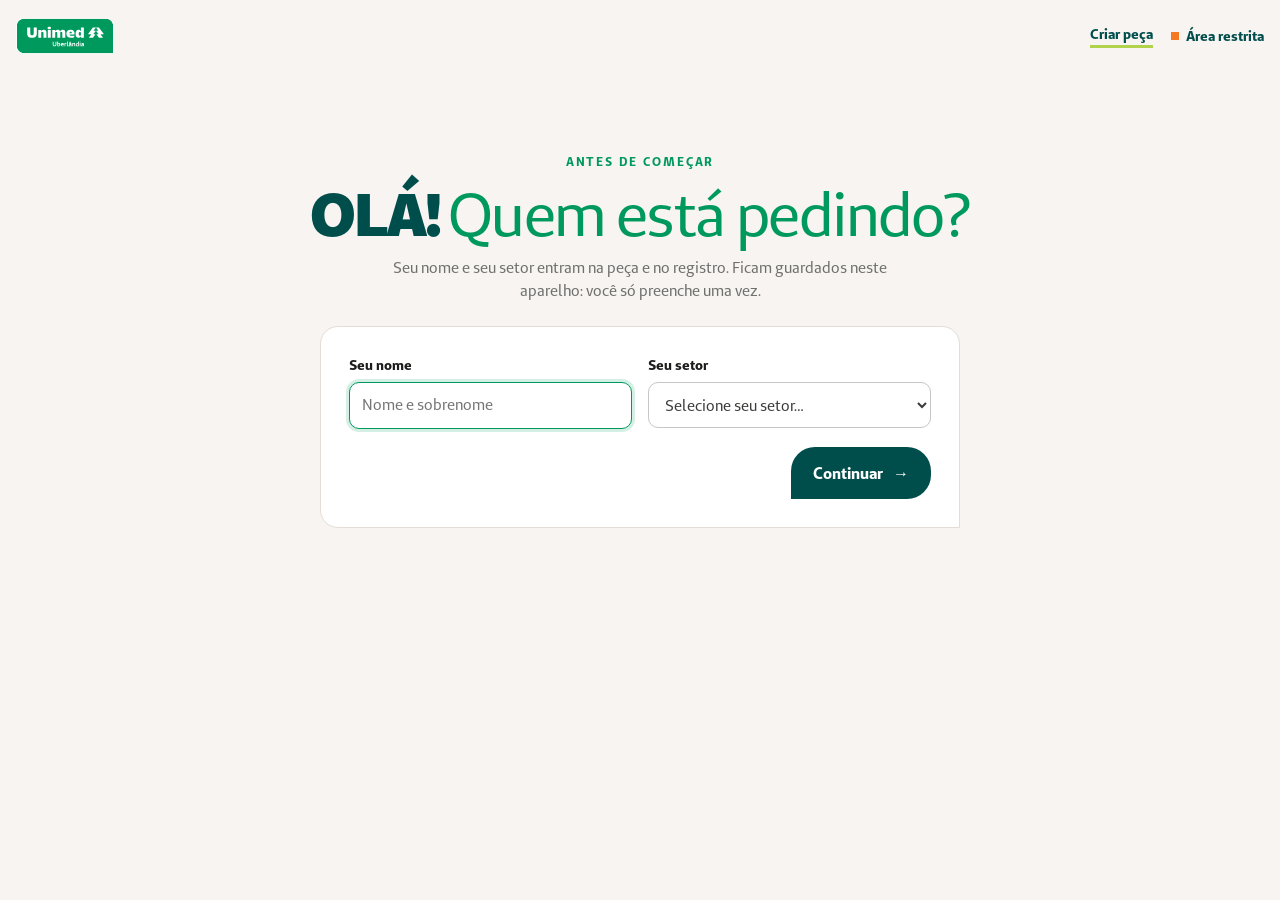
<file: index.html>
<!doctype html>
<html lang="pt-BR">
<head>
<meta charset="utf-8">
<meta name="viewport" content="width=device-width, initial-scale=1, viewport-fit=cover">
<title>Gerador de Peças · Unimed Uberlândia</title>
<link rel="stylesheet" href="src/ui.css">
</head>
<body>
<header class="topo">
  <img src="assets/logos/unimed-box-verde.svg" alt="Unimed Uberlândia">
  <nav aria-label="Seções"><a href="index.html" aria-current="page">Criar peça</a><a href="painel.html" class="restrito">Área restrita</a></nav>
</header>

<main class="casca">
  <section class="boasvindas" id="boasvindas" hidden>
    <p class="etapa">Antes de começar</p>
    <h1>Olá! <span>Quem está pedindo?</span></h1>
    <p class="lede">Seu nome e seu setor entram na peça e no registro. Ficam guardados neste aparelho: você só preenche uma vez.</p>
    <form class="cartao quem-inicio" id="form-quem" novalidate>
      <div class="campos">
        <div class="campo" data-campo="solicitante">
          <label for="f-solicitante">Seu nome</label>
          <input id="f-solicitante" name="solicitante" type="text" autocomplete="name" maxlength="80" placeholder="Nome e sobrenome">
        </div>
        <div class="campo" data-campo="area">
          <label for="f-area">Seu setor</label>
          <select id="f-area" name="area"><option value="">Selecione seu setor…</option></select>
        </div>
      </div>
      <div class="acoes"><button class="btn primario" type="submit">Continuar <span aria-hidden="true">→</span></button></div>
    </form>
  </section>

  <section class="busca" id="busca" hidden>
    <p class="ola" id="ola" hidden>Olá, <b id="ola-nome"></b> · <span id="ola-area"></span> · <button class="link" type="button" id="ola-trocar">Trocar</button></p>
    <h1>O que você <span>precisa criar?</span></h1>
    <p class="lede">Escolha o formato, cole o conteúdo e o sistema monta a peça no padrão da marca Unimed.</p>
    <div class="combo">
      <svg width="22" height="22" viewBox="0 0 24 24" fill="none" stroke="#004e4c" stroke-width="2" stroke-linecap="square" aria-hidden="true"><circle cx="11" cy="11" r="7"></circle><path d="M21 21l-4.6-4.6"></path></svg>
      <input id="formato-busca" type="text" role="combobox" aria-expanded="false" aria-controls="formato-lista" aria-autocomplete="list" autocomplete="off" placeholder="Ex.: e-mail, newsletter, banner, cartilha…" aria-label="Buscar formato">
      <ul id="formato-lista" role="listbox" hidden></ul>
    </div>
    <div class="atalhos" id="atalhos"></div>
    <div class="campanhas-ano" id="campanhas-ano" hidden>
      <h2>Campanhas do ano <span id="campanhas-guarda"></span></h2>
      <div class="campanhas-cards" id="campanhas-cards"></div>
    </div>
    <div class="minhas" id="minhas" hidden>
      <h2>Suas peças</h2>
      <ul id="minhas-lista"></ul>
    </div>
  </section>

  <section class="trabalho" id="trabalho" hidden>
    <div class="abas" role="tablist" aria-label="Alternar entre editar e ver a prévia">
      <button type="button" role="tab" id="aba-editar" aria-controls="painel-editar" aria-selected="true">Editar</button>
      <button type="button" role="tab" id="aba-previa" aria-controls="painel-previa" aria-selected="false" tabindex="-1">Prévia</button>
    </div>
    <div id="painel-editar" class="painel-editar" role="tabpanel" aria-labelledby="aba-editar">
      <form id="formulario" novalidate>
        <div class="cartao quem compacto" id="quem">
          <div class="quem-resumo" id="quem-resumo">
            <p>Pedido por <b id="quem-nome"></b> · <span id="quem-area"></span></p>
            <button class="link" type="button" id="quem-trocar">Trocar</button>
          </div>
        </div>
        <div class="cartao conteudo">
          <div class="conteudo-topo">
            <h2 id="titulo-formato">Conteúdo</h2>
            <button class="link" type="button" id="trocar">Trocar formato</button>
          </div>
          <div id="aviso-pedido" class="aviso-pedido" role="status" hidden></div>
          <div id="rascunho" class="alerta ok rascunho" role="status" hidden></div>
          <div id="campos"></div>
          <div id="mensagens"></div>
          <div class="campo email-campo" data-campo="email" id="email-caixa">
            <label for="f-email">Seu e-mail corporativo <span class="opc">· para receber a aprovação e o link de download</span></label>
            <input id="f-email" name="email" type="email" autocomplete="email" maxlength="120" placeholder="nome@unimeduberlandia.coop.br">
          </div>
          <div class="barra-acoes">
            <p class="pendencias" id="pendencias" aria-live="polite"></p>
            <button class="btn primario" type="submit" id="gerar"><span id="gerar-rotulo">Gerar peça</span> <span aria-hidden="true">→</span></button>
          </div>
        </div>
      </form>

      <div class="cartao feito" id="feito" hidden>
        <h2 id="feito-titulo">Peça registrada</h2>
        <div class="codigo" id="codigo"></div>
        <p id="feito-texto">Guarde esse código. Ele identifica esta versão oficial da peça no painel.</p>
        <div class="status-pedido" id="status-pedido" hidden></div>
        <div class="alerta aviso" id="pendente" hidden>
          <p id="pendente-texto"></p>
          <button class="btn-mini" type="button" id="tentar">Tentar registrar de novo</button>
        </div>
        <div id="baixar-area">
        <div class="acoes" id="acoes-html">
          <button class="btn primario" type="button" id="copiar">Copiar para o disparo</button>
          <button class="btn secundario" type="button" id="baixar">Baixar HTML <span aria-hidden="true">↓</span></button>
        </div>
        <h3 class="feito-sub" id="exportar-titulo">Baixar para ajustes</h3>
        <p class="ajuda" id="exportar-ajuda"></p>
        <div class="acoes exportar" role="group" aria-labelledby="exportar-titulo" id="exportar-grupo"></div>
        </div>
        <p class="ajuda" id="copiado" role="status"></p>
        <div class="acoes fim">
          <button class="btn secundario" type="button" id="editar">Editar esta peça</button>
          <button class="link" type="button" id="nova">Começar uma peça nova</button>
        </div>
      </div>
    </div>

    <aside class="previa" id="painel-previa" role="tabpanel" aria-labelledby="aba-previa" aria-label="Prévia">
      <div class="cabeca"><h2 class="previa-titulo">Prévia</h2><span id="largura" class="previa-largura"></span></div>
      <div class="decisao" id="decisao"></div>
      <div class="moldura" id="moldura"><div class="vazio" id="vazio">Preencha título e texto para ver a prévia.</div><div class="palco" id="palco" hidden><iframe id="quadro" title="Prévia da peça"></iframe></div></div>
      <details class="porque-caixa" id="porque-caixa" hidden><summary>Por que ficou assim?</summary><ul class="porque" id="porque"></ul></details>
    </aside>
  </section>
</main>

<script src="src/motor.js"></script>
<script src="src/modelos/email-marketing.js"></script>
<script src="src/modelos/keyart-2027.js"></script>
<script src="src/modelos/peca-fixa.js"></script>
<script src="src/modelos/cartilha.js"></script>
<script src="src/modelos/campanha-kit.js"></script>
<script src="src/modelos/carrossel.js"></script>
<script src="src/modelos/flyer.js"></script>
<script src="src/registro.js"></script>
<script src="src/aprovacao.js"></script>
<script src="src/exportar.js"></script>
<script src="src/recorte.js"></script>
<script src="src/formatacao.js"></script>
<script src="src/app.js"></script>
</body>
</html>
</file>
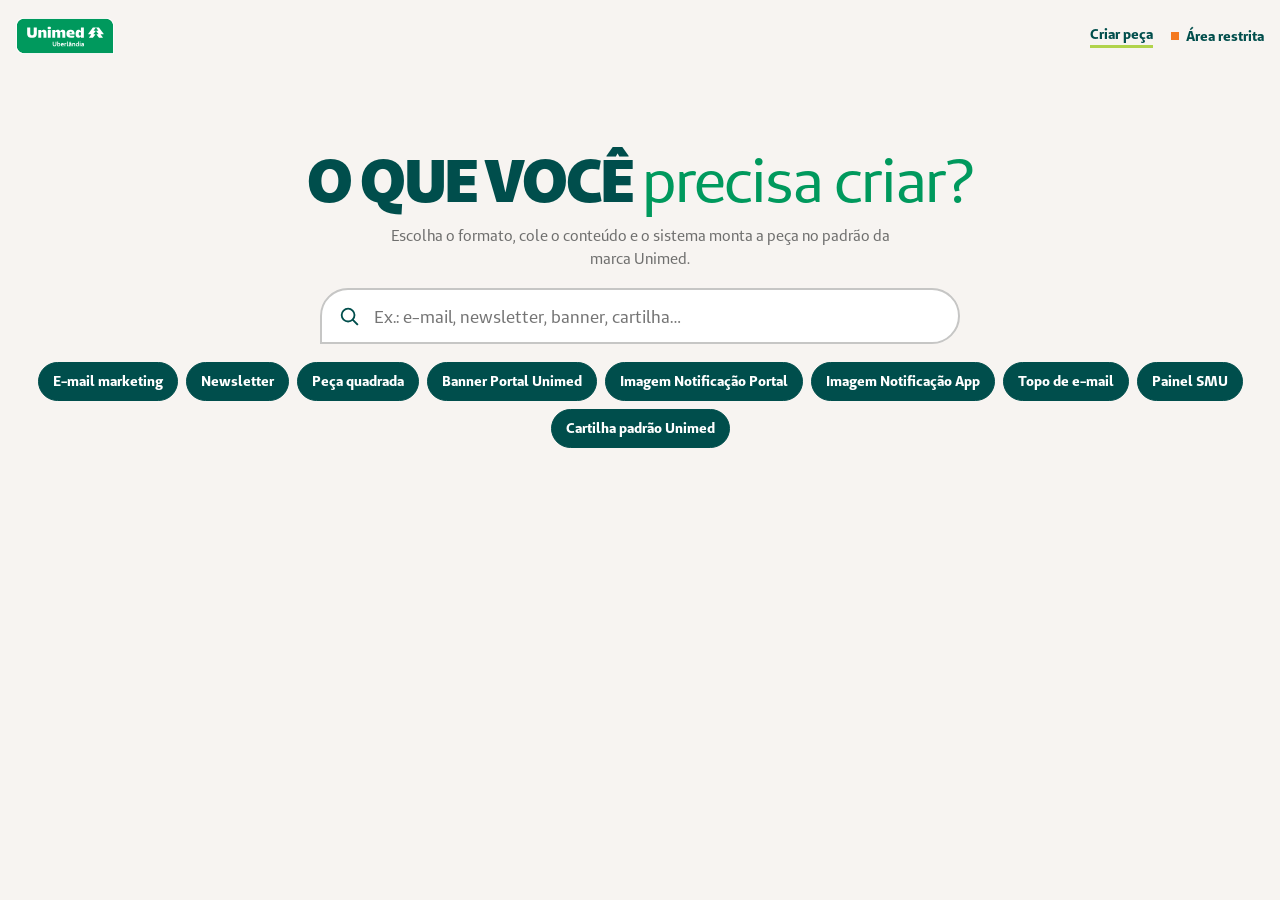
<file: atualizacao-10/index.html>
<!doctype html>
<html lang="pt-BR">
<head>
<meta charset="utf-8">
<meta name="viewport" content="width=device-width, initial-scale=1, viewport-fit=cover">
<title>Gerador de Peças · Unimed Uberlândia</title>
<link rel="stylesheet" href="src/ui.css">
</head>
<body>
<header class="topo">
  <img src="assets/logos/unimed-box-verde.svg" alt="Unimed Uberlândia">
  <nav aria-label="Seções"><a href="index.html" aria-current="page">Criar peça</a><a href="painel.html" class="restrito">Área restrita</a></nav>
</header>

<main class="casca">
  <section class="busca" id="busca">
    <h1>O que você <span>precisa criar?</span></h1>
    <p class="lede">Escolha o formato, cole o conteúdo e o sistema monta a peça no padrão da marca Unimed.</p>
    <div class="combo">
      <svg width="22" height="22" viewBox="0 0 24 24" fill="none" stroke="#004e4c" stroke-width="2" stroke-linecap="square" aria-hidden="true"><circle cx="11" cy="11" r="7"></circle><path d="M21 21l-4.6-4.6"></path></svg>
      <input id="formato-busca" type="text" role="combobox" aria-expanded="false" aria-controls="formato-lista" aria-autocomplete="list" autocomplete="off" placeholder="Ex.: e-mail, newsletter, banner, cartilha…" aria-label="Buscar formato">
      <ul id="formato-lista" role="listbox" hidden></ul>
    </div>
    <div class="atalhos" id="atalhos"></div>
  </section>

  <section class="trabalho" id="trabalho" hidden>
    <div class="abas" role="tablist" aria-label="Alternar entre editar e ver a prévia">
      <button type="button" role="tab" id="aba-editar" aria-controls="painel-editar" aria-selected="true">Editar</button>
      <button type="button" role="tab" id="aba-previa" aria-controls="painel-previa" aria-selected="false" tabindex="-1">Prévia</button>
    </div>
    <div id="painel-editar" class="painel-editar" role="tabpanel" aria-labelledby="aba-editar">
      <form id="formulario" novalidate>
        <div class="cartao quem" id="quem">
          <div class="quem-resumo" id="quem-resumo" hidden>
            <p>Pedido por <b id="quem-nome"></b> · <span id="quem-area"></span></p>
            <button class="link" type="button" id="quem-trocar">Trocar</button>
          </div>
          <div id="quem-campos">
            <h2>Quem está pedindo</h2>
            <p class="sub">Sua área vira o cabeçalho e a assinatura do e-mail. Fica guardado neste aparelho para as próximas peças.</p>
            <div class="campos">
              <div class="campo" data-campo="solicitante">
                <label for="f-solicitante">Seu nome</label>
                <input id="f-solicitante" name="solicitante" type="text" autocomplete="name" maxlength="80">
              </div>
              <div class="campo" data-campo="area">
                <label for="f-area">Sua área</label>
                <select id="f-area" name="area"><option value="">Selecione…</option></select>
              </div>
            </div>
          </div>
        </div>
        <div class="cartao conteudo">
          <div class="conteudo-topo">
            <h2 id="titulo-formato">Conteúdo</h2>
            <button class="link" type="button" id="trocar">Trocar formato</button>
          </div>
          <div id="rascunho" class="alerta ok rascunho" role="status" hidden></div>
          <div id="campos"></div>
          <div id="mensagens"></div>
          <div class="barra-acoes">
            <p class="pendencias" id="pendencias" aria-live="polite"></p>
            <button class="btn primario" type="submit" id="gerar"><span id="gerar-rotulo">Gerar peça</span> <span aria-hidden="true">→</span></button>
          </div>
        </div>
      </form>

      <div class="cartao feito" id="feito" hidden>
        <h2 id="feito-titulo">Peça registrada</h2>
        <div class="codigo" id="codigo"></div>
        <p id="feito-texto">Guarde esse código. Ele identifica esta versão oficial da peça no painel.</p>
        <div class="alerta aviso" id="pendente" hidden>
          <p id="pendente-texto"></p>
          <button class="btn-mini" type="button" id="tentar">Tentar registrar de novo</button>
        </div>
        <div class="acoes" id="acoes-html">
          <button class="btn primario" type="button" id="copiar">Copiar para o disparo</button>
          <button class="btn secundario" type="button" id="baixar">Baixar HTML <span aria-hidden="true">↓</span></button>
        </div>
        <h3 class="feito-sub" id="exportar-titulo">Baixar para ajustes</h3>
        <p class="ajuda" id="exportar-ajuda"></p>
        <div class="acoes exportar" role="group" aria-labelledby="exportar-titulo" id="exportar-grupo"></div>
        <p class="ajuda" id="copiado" role="status"></p>
        <div class="acoes fim">
          <button class="btn secundario" type="button" id="editar">Editar esta peça</button>
          <button class="link" type="button" id="nova">Começar uma peça nova</button>
        </div>
      </div>
    </div>

    <aside class="previa" id="painel-previa" role="tabpanel" aria-labelledby="aba-previa" aria-label="Prévia">
      <div class="cabeca"><h2 class="previa-titulo">Prévia</h2><span id="largura" class="previa-largura"></span></div>
      <div class="decisao" id="decisao"></div>
      <div class="moldura" id="moldura"><div class="vazio" id="vazio">Preencha título e texto para ver a prévia.</div><div class="palco" id="palco" hidden><iframe id="quadro" title="Prévia da peça"></iframe></div></div>
      <details class="porque-caixa" id="porque-caixa" hidden><summary>Por que ficou assim?</summary><ul class="porque" id="porque"></ul></details>
    </aside>
  </section>
</main>

<script src="src/motor.js"></script>
<script src="src/modelos/email-marketing.js"></script>
<script src="src/modelos/peca-fixa.js"></script>
<script src="src/modelos/cartilha.js"></script>
<script src="src/registro.js"></script>
<script src="src/exportar.js"></script>
<script src="src/recorte.js"></script>
<script src="src/formatacao.js"></script>
<script src="src/app.js"></script>
</body>
</html>
</file>
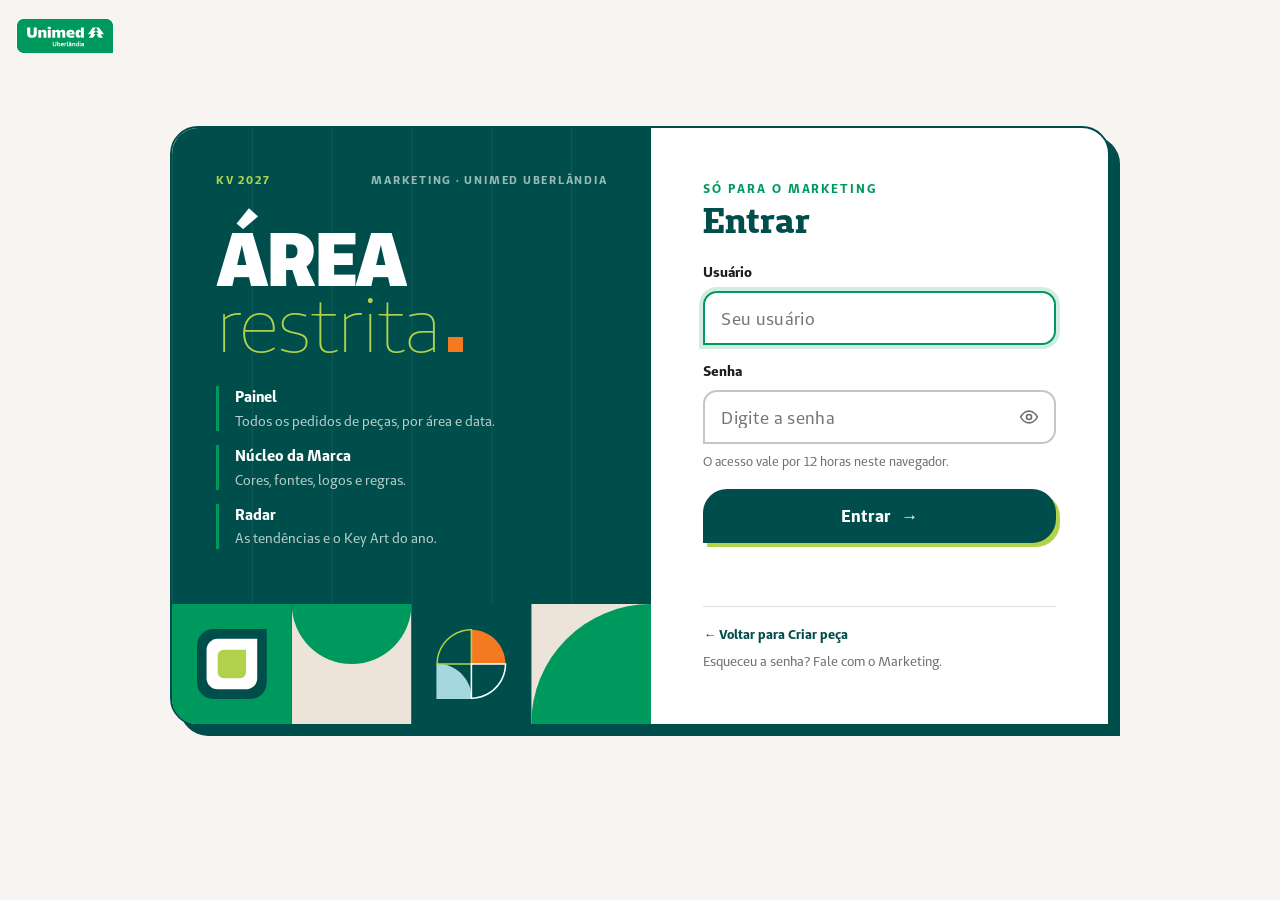
<file: acessos.html>
<!doctype html>
<html lang="pt-BR">
<head>
<meta charset="utf-8">
<meta name="robots" content="noindex, nofollow">
<meta name="viewport" content="width=device-width, initial-scale=1, viewport-fit=cover">
<title>Acessos · Unimed Uberlândia</title>
<link rel="stylesheet" href="src/ui.css">
</head>
<body>
<header class="topo">
  <img src="assets/logos/unimed-box-verde.svg" alt="Unimed Uberlândia">
  <nav aria-label="Área restrita" id="menu-restrito"></nav>
</header>

<main class="casca">
  <section id="portao" class="portao" hidden></section>
  <div id="conteudo-restrito" hidden>
    <section class="busca compacta" style="padding-top:8px">
      <h1>Acessos <span>do Marketing</span></h1>
    </section>
    <p id="sem-permissao" class="alerta aviso" hidden>Só administradores mexem nos acessos. Fale com quem cuida do sistema.</p>

    <div class="acessos-grade" id="acessos-area">
      <div class="cartao">
        <h2 id="form-titulo">Novo acesso</h2>
        <p class="sub">A senha fica protegida no banco do Cloudflare. Nada disso vai para o GitHub.</p>
        <form id="form-acesso" class="campos" novalidate style="grid-template-columns:minmax(0,1fr);margin-top:12px">
          <div class="campo"><label for="a-nome">Nome</label><input id="a-nome" type="text" placeholder="Ex.: Maria Souza" autocomplete="off"></div>
          <div class="campo"><label for="a-usuario">Usuário</label><input id="a-usuario" type="text" placeholder="Ex.: maria" autocomplete="off" autocapitalize="none" spellcheck="false"><span class="ajuda">Sem espaço e sem acento. É o que a pessoa digita para entrar.</span></div>
          <div class="campo"><label for="a-senha">Senha</label><input id="a-senha" type="text" placeholder="Pelo menos 8 caracteres" autocomplete="new-password" spellcheck="false"><span class="ajuda" id="a-senha-ajuda">Passe a senha para a pessoa por um canal seguro.</span></div>
          <label class="campo-check"><input id="a-admin" type="checkbox"> <span><b>Administrador</b><br><span class="ajuda">Pode incluir e remover acessos.</span></span></label>
          <div class="acoes" style="margin-top:4px">
            <button class="btn primario" type="submit" id="a-salvar">Criar acesso</button>
            <button class="btn secundario" type="button" id="a-cancelar" hidden>Cancelar</button>
          </div>
          <p id="a-status" role="status" class="ajuda" style="font-weight:700"></p>
        </form>
      </div>

      <div class="cartao">
        <h2>Quem tem acesso</h2>
        <p class="sub">Cada pessoa entra com o próprio usuário. Se um administrador perder o acesso, o login reserva fica no segredo USUARIOS do Cloudflare.</p>
        <div class="tabela-caixa">
          <table class="lista">
            <thead><tr><th>Nome</th><th>Usuário</th><th>Desde</th><th></th></tr></thead>
            <tbody id="lista-acessos"><tr><td colspan="4">Carregando…</td></tr></tbody>
          </table>
        </div>
      </div>
    </div>
  </div>
</main>

<script src="src/acesso.js"></script>
<script src="src/acessos.js"></script>
</body>
</html>
</file>
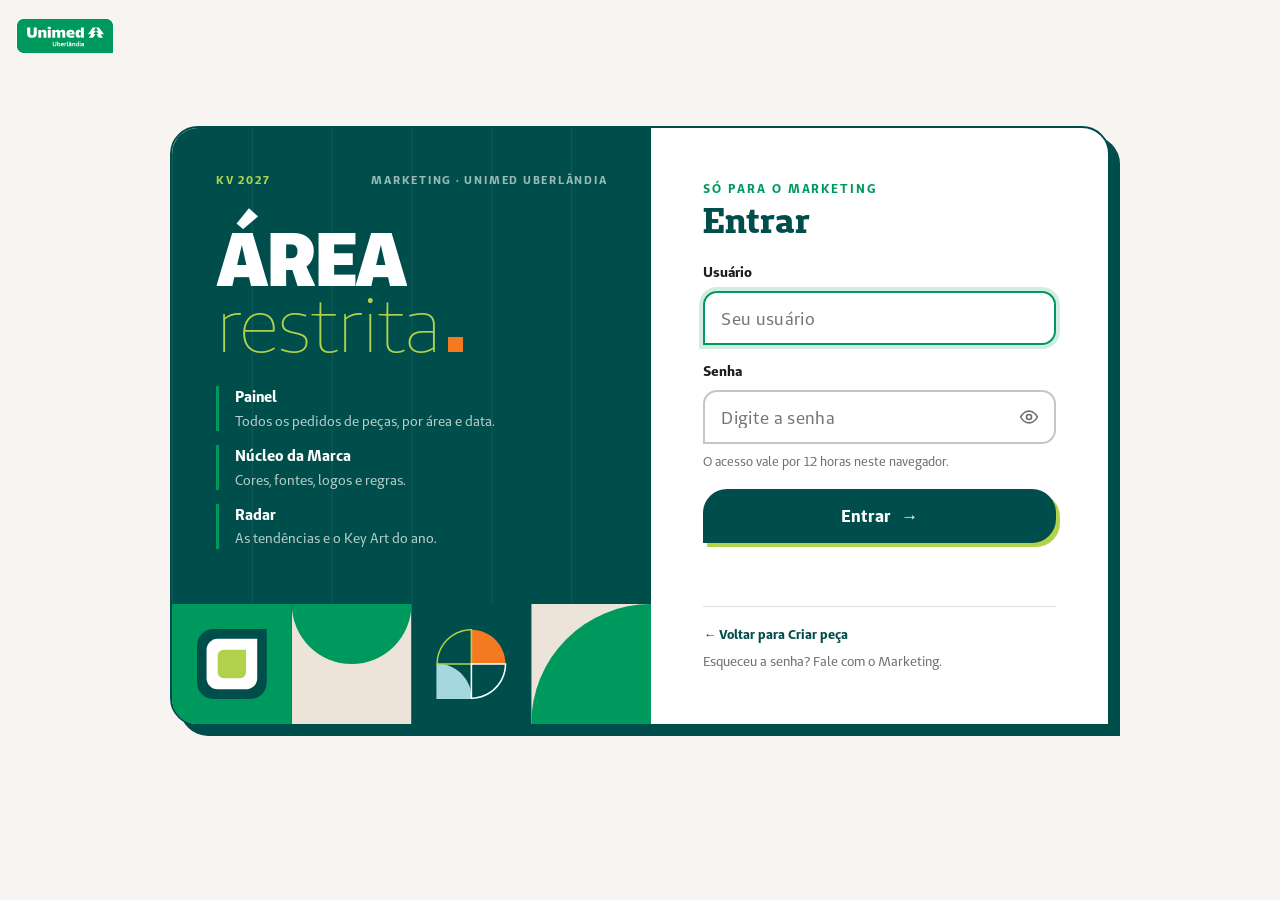
<file: atualizar.html>
<!doctype html>
<html lang="pt-BR">
<head>
<meta charset="utf-8">
<meta name="robots" content="noindex, nofollow">
<meta name="viewport" content="width=device-width, initial-scale=1, viewport-fit=cover">
<title>Atualizar peças · Unimed Uberlândia</title>
<link rel="stylesheet" href="src/ui.css">
</head>
<body>
<header class="topo">
  <img src="assets/logos/unimed-box-verde.svg" alt="Unimed Uberlândia">
  <nav aria-label="Área restrita" id="menu-restrito"></nav>
</header>

<main class="casca">
  <section id="portao" class="portao" hidden></section>
  <div id="conteudo-restrito" hidden>
    <section class="busca compacta" style="padding-top:8px">
      <h1>Atualizar peças <span>com a Key Art atual</span></h1>
    </section>
    <p class="intro">Quando a Key Art, as tendências ou as regras da marca mudam, as peças já aprovadas continuam com o visual antigo. Aqui você escolhe quais atualizar: o sistema gera uma nova versão de cada uma com o mesmo conteúdo e o visual atual, já aprovada, e a anterior sai de uso.</p>
    <p id="origem" class="alerta aviso" hidden></p>
    <div class="kpis" id="u-kpis"></div>

    <div class="cartao">
      <h2>Quais peças</h2>
      <div class="filtros">
        <label for="u-linha" style="position:absolute;left:-9999px">Linha</label>
        <select id="u-linha">
          <option value="">Todas as linhas</option>
          <option value="Campanha externa">Campanhas externas</option>
          <option value="Campanha interna">Campanhas internas</option>
          <option value="campanhas">Todas as campanhas</option>
          <option value="Externo">Comunicados externos</option>
          <option value="Interno">Comunicados internos</option>
        </select>
        <label for="u-campanha" style="position:absolute;left:-9999px">Campanha</label>
        <select id="u-campanha"><option value="">Qualquer campanha</option></select>
        <label for="u-formato" style="position:absolute;left:-9999px">Formato</label>
        <select id="u-formato"><option value="">Todos os formatos</option></select>
        <label class="campo-check filtro-check"><input type="checkbox" id="u-antigas" checked> <span>Só as feitas com Key Art ou marca anterior</span></label>
      </div>
      <div class="tabela-caixa">
        <table class="lista">
          <thead><tr><th><input type="checkbox" id="u-todas" aria-label="Selecionar todas"></th><th>Código</th><th>Quem</th><th>Formato</th><th>Linha</th><th>Título</th><th>Feita com</th></tr></thead>
          <tbody id="u-linhas"></tbody>
        </table>
      </div>
      <p class="vazio" id="u-vazio" hidden>Nenhuma peça aprovada com esses filtros.</p>
      <div class="acoes" style="justify-content:space-between;align-items:center">
        <p class="ajuda" id="u-resumo"></p>
        <button class="btn primario" type="button" id="u-gerar" disabled>Gerar novas versões</button>
      </div>
    </div>

    <div class="cartao" id="u-resultado-caixa" hidden style="margin-top:16px">
      <h2>Resultado</h2>
      <p class="ajuda" id="u-progresso" role="status"></p>
      <ul class="lista-mudancas" id="u-resultado"></ul>
    </div>
  </div>
</main>

<script src="src/acesso.js"></script>
<script src="src/motor.js"></script>
<script src="src/modelos/email-marketing.js"></script>
<script src="src/modelos/keyart-2027.js"></script>
<script src="src/modelos/peca-fixa.js"></script>
<script src="src/modelos/cartilha.js"></script>
<script src="src/modelos/campanha-kit.js"></script>
<script src="src/modelos/carrossel.js"></script>
<script src="src/modelos/flyer.js"></script>
<script src="src/registro.js"></script>
<script src="src/aprovacao.js"></script>
<script src="src/recorte.js"></script>
<script src="src/formatacao.js"></script>
<script src="src/atualizar.js"></script>
</body>
</html>
</file>
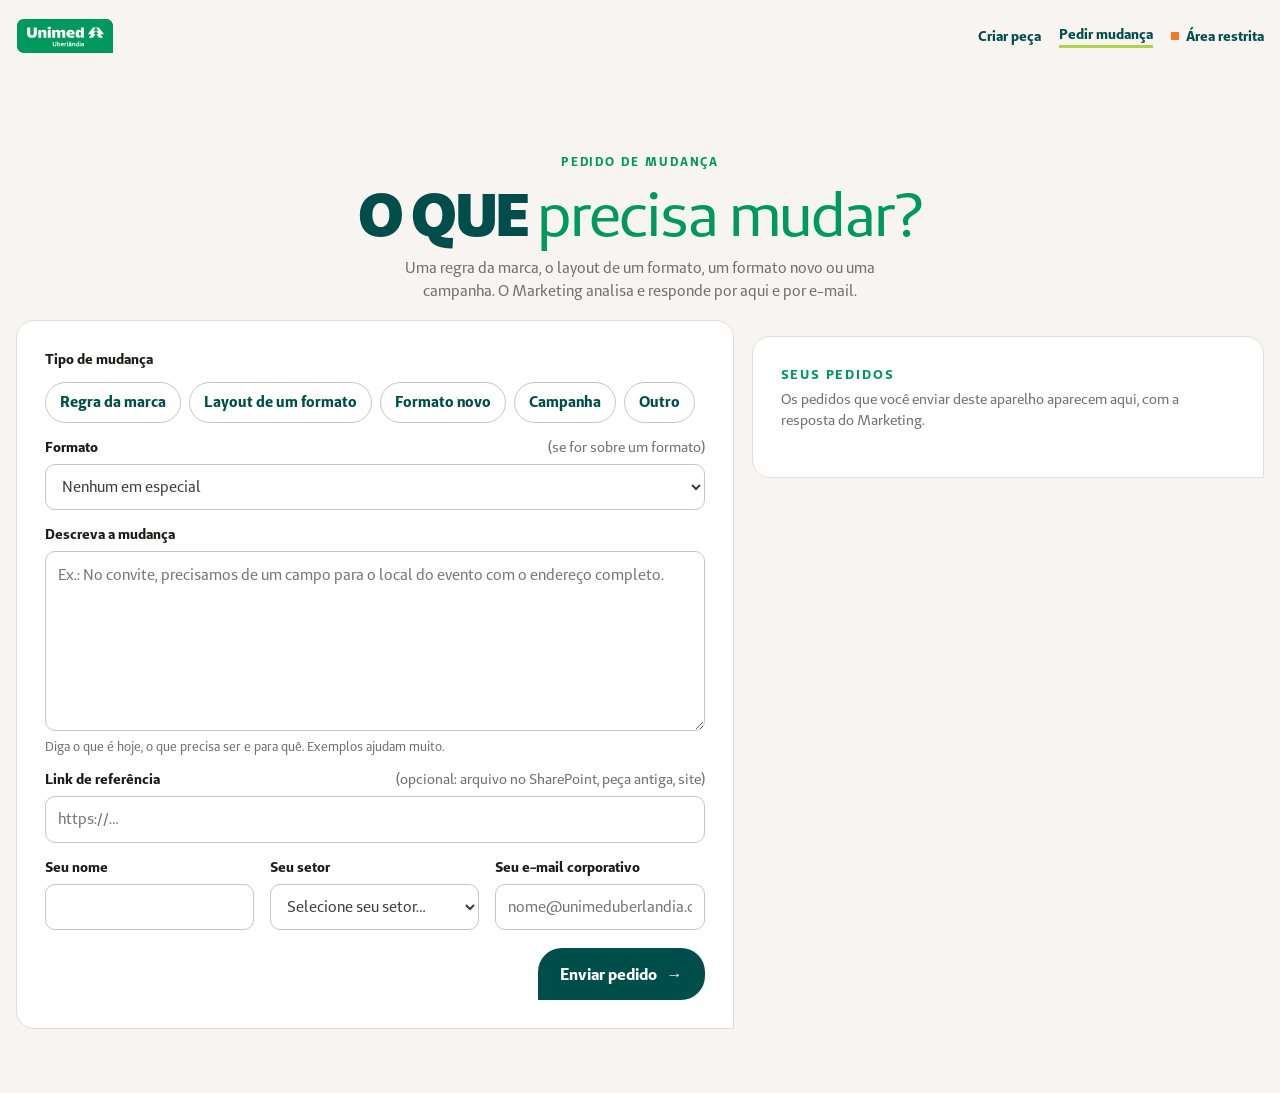
<file: mudanca.html>
<!doctype html>
<html lang="pt-BR">
<head>
<meta charset="utf-8">
<meta name="viewport" content="width=device-width, initial-scale=1, viewport-fit=cover">
<title>Pedir mudança · Gerador de Peças Unimed Uberlândia</title>
<link rel="stylesheet" href="src/ui.css">
</head>
<body>
<header class="topo">
  <img src="assets/logos/unimed-box-verde.svg" alt="Unimed Uberlândia">
  <nav aria-label="Seções"><a href="index.html">Criar peça</a><a href="mudanca.html" aria-current="page">Pedir mudança</a><a href="painel.html" class="restrito">Área restrita</a></nav>
</header>

<main class="casca">
  <section class="boasvindas mudanca-topo">
    <p class="etapa">Pedido de mudança</p>
    <h1>O que <span>precisa mudar?</span></h1>
    <p class="lede">Uma regra da marca, o layout de um formato, um formato novo ou uma campanha. O Marketing analisa e responde por aqui e por e-mail.</p>
  </section>

  <div class="mudanca-grade">
    <form class="cartao" id="form-mudanca" novalidate>
      <div class="campos" style="grid-template-columns:minmax(0,1fr)">
        <div class="campo" data-campo="tipo">
          <span class="rot">Tipo de mudança</span>
          <div class="opcoes-tipo" id="m-tipos" role="radiogroup" aria-label="Tipo de mudança"></div>
        </div>
        <div class="campo" data-campo="formato">
          <label for="m-formato">Formato <span class="opc">(se for sobre um formato)</span></label>
          <select id="m-formato"><option value="">Nenhum em especial</option></select>
        </div>
        <div class="campo" data-campo="descricao">
          <label for="m-descricao">Descreva a mudança</label>
          <textarea id="m-descricao" rows="6" maxlength="4000" placeholder="Ex.: No convite, precisamos de um campo para o local do evento com o endereço completo."></textarea>
          <span class="ajuda">Diga o que é hoje, o que precisa ser e para quê. Exemplos ajudam muito.</span>
        </div>
        <div class="campo" data-campo="referencia">
          <label for="m-referencia">Link de referência <span class="opc">(opcional: arquivo no SharePoint, peça antiga, site)</span></label>
          <input id="m-referencia" type="url" placeholder="https://…">
        </div>
        <div id="m-quem" class="campos" style="grid-template-columns:repeat(auto-fit,minmax(200px,1fr))">
          <div class="campo" data-campo="nome"><label for="m-nome">Seu nome</label><input id="m-nome" type="text" maxlength="80" autocomplete="name"></div>
          <div class="campo" data-campo="area"><label for="m-area">Seu setor</label><select id="m-area"><option value="">Selecione seu setor…</option></select></div>
          <div class="campo" data-campo="email"><label for="m-email">Seu e-mail corporativo</label><input id="m-email" type="email" maxlength="120" autocomplete="email" placeholder="nome@unimeduberlandia.coop.br"></div>
        </div>
      </div>
      <div id="m-mensagens"></div>
      <div class="acoes" style="justify-content:flex-end"><button class="btn primario" type="submit" id="m-enviar">Enviar pedido <span aria-hidden="true">→</span></button></div>
      <div class="alerta ok" id="m-feito" role="status" hidden></div>
    </form>

    <aside class="cartao" id="m-meus">
      <h2>Seus pedidos</h2>
      <p class="sub" id="m-meus-vazio">Os pedidos que você enviar deste aparelho aparecem aqui, com a resposta do Marketing.</p>
      <ul class="lista-mudancas" id="m-meus-lista"></ul>
    </aside>
  </div>
</main>

<script src="src/mudanca.js"></script>
</body>
</html>
</file>
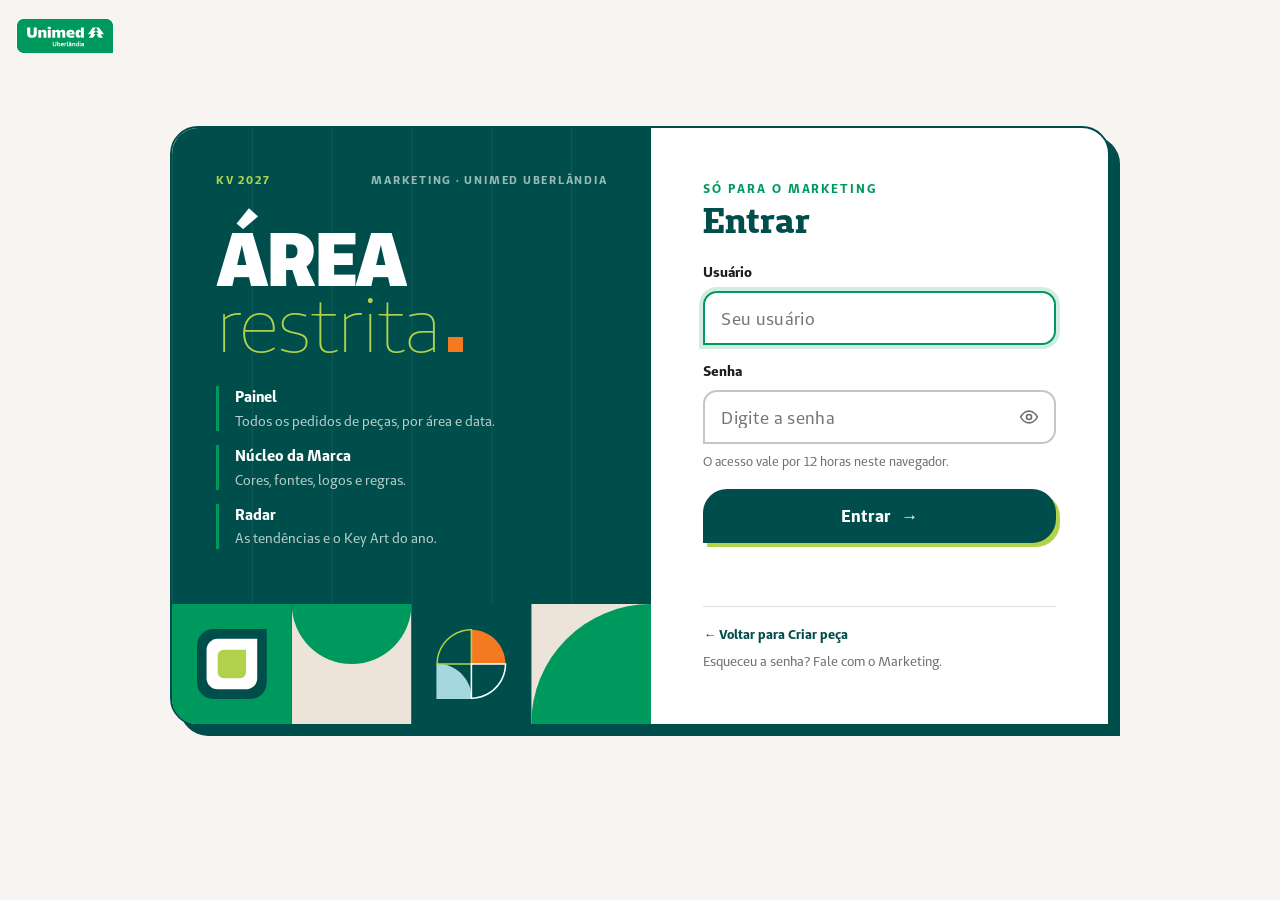
<file: mudancas.html>
<!doctype html>
<html lang="pt-BR">
<head>
<meta charset="utf-8">
<meta name="robots" content="noindex, nofollow">
<meta name="viewport" content="width=device-width, initial-scale=1, viewport-fit=cover">
<title>Pedidos de mudança · Unimed Uberlândia</title>
<link rel="stylesheet" href="src/ui.css">
</head>
<body>
<header class="topo">
  <img src="assets/logos/unimed-box-verde.svg" alt="Unimed Uberlândia">
  <nav aria-label="Área restrita" id="menu-restrito"></nav>
</header>

<main class="casca">
  <section id="portao" class="portao" hidden></section>
  <div id="conteudo-restrito" hidden>
    <section class="busca compacta" style="padding-top:8px">
      <h1>Pedidos <span>de mudança</span></h1>
    </section>
    <p class="intro">Mudanças nas regras, nos layouts e nos formatos que o Marketing quer fazer. Registre o pedido, acompanhe a situação e, para fazer, copie o pedido e cole no Claude: ele altera os arquivos e prepara a atualização.</p>
    <p id="origem" class="alerta aviso" hidden></p>
    <details class="cartao novo-pedido" id="novo-pedido">
      <summary><b>+ Novo pedido de mudança</b></summary>
      <form id="form-mudanca" novalidate>
        <div class="campos" style="grid-template-columns:minmax(0,1fr)">
          <div class="campo" data-campo="tipo">
            <span class="rot">Tipo de mudança</span>
            <div class="opcoes-tipo" id="m-tipos" role="radiogroup" aria-label="Tipo de mudança"></div>
          </div>
          <div class="campo" data-campo="formato">
            <label for="m-formato">Formato <span class="opc">(se for sobre um formato)</span></label>
            <select id="m-formato"><option value="">Nenhum em especial</option></select>
          </div>
          <div class="campo" data-campo="descricao">
            <label for="m-descricao">Descreva a mudança</label>
            <textarea id="m-descricao" rows="5" maxlength="4000" placeholder="Ex.: No convite, precisamos de um campo para o local do evento com o endereço completo."></textarea>
            <span class="ajuda">O que é hoje, o que precisa ser e para quê. Se veio de outra área, diga qual.</span>
          </div>
          <div class="campo" data-campo="referencia">
            <label for="m-referencia">Link de referência <span class="opc">(opcional)</span></label>
            <input id="m-referencia" type="url" placeholder="https://…">
          </div>
        </div>
        <div id="m-mensagens"></div>
        <div class="acoes" style="justify-content:flex-end"><button class="btn primario" type="submit" id="m-enviar">Registrar pedido</button></div>
      </form>
    </details>
    <div class="kpis" id="m-kpis"></div>
    <div class="filtros">
      <label for="m-filtro" style="position:absolute;left:-9999px">Situação</label>
      <select id="m-filtro">
        <option value="abertos">Abertos (recebidos e em análise)</option>
        <option value="">Todos</option>
        <option value="nova">Recebidos</option>
        <option value="analise">Em análise</option>
        <option value="feita">Feitos</option>
        <option value="recusada">Não vamos fazer</option>
      </select>
    </div>
    <ul class="lista-mudancas grade-mudancas" id="m-lista"></ul>
    <p class="vazio" id="m-vazio" hidden>Nenhum pedido com esse filtro.</p>
  </div>
</main>

<script src="src/acesso.js"></script>
<script src="src/aprovacao.js"></script>
<script src="src/mudancas.js"></script>
</body>
</html>
</file>
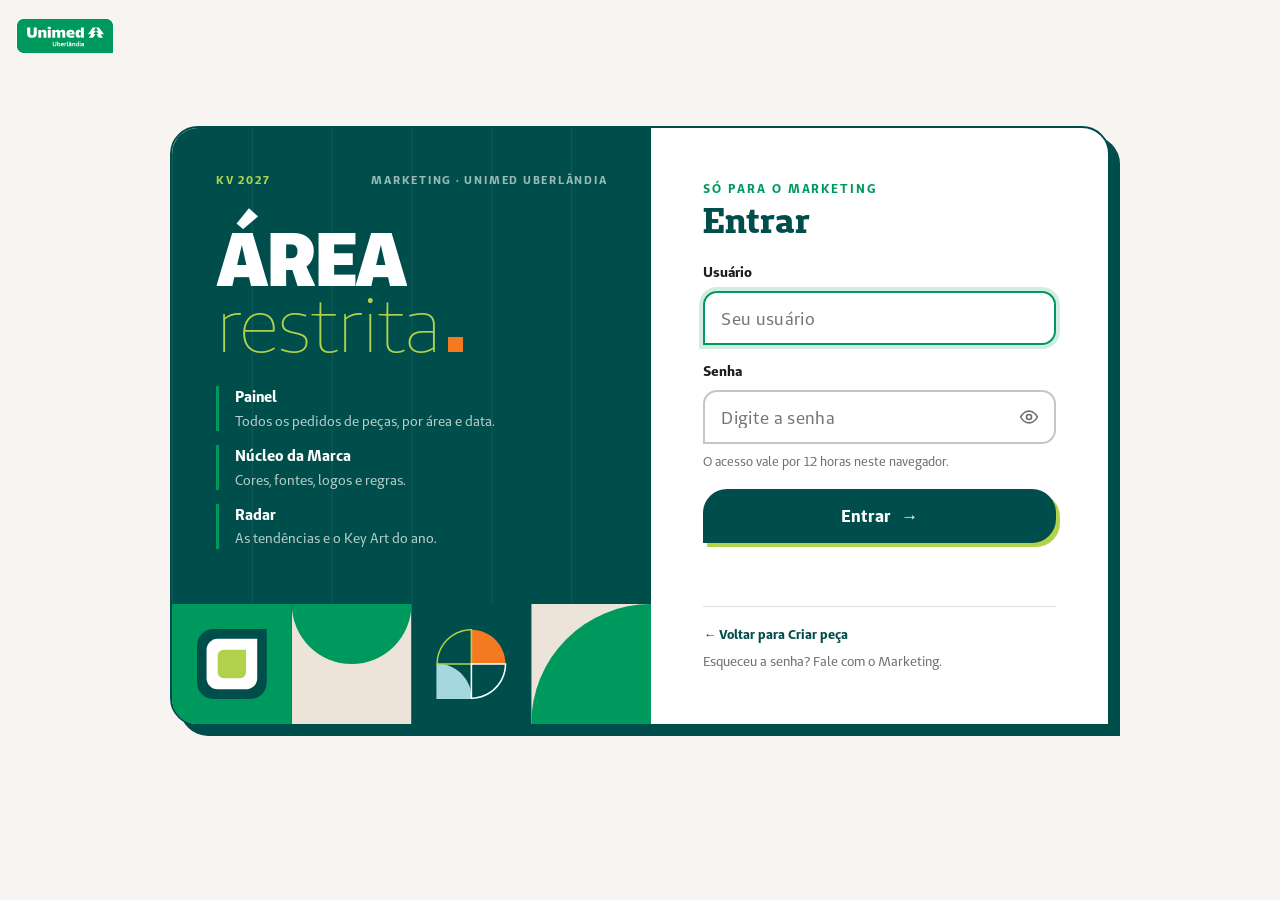
<file: nucleo.html>
<!doctype html>
<html lang="pt-BR">
<head>
<meta charset="utf-8">
<meta name="viewport" content="width=device-width, initial-scale=1, viewport-fit=cover">
<meta name="robots" content="noindex, nofollow">
<title>Núcleo da Marca · Unimed Uberlândia</title>
<link rel="stylesheet" href="src/ui.css">
</head>
<body>
<header class="topo">
  <img src="assets/logos/unimed-box-verde.svg" alt="Unimed Uberlândia">
  <nav aria-label="Área restrita" id="menu-restrito"></nav>
</header>

<main class="casca">
  <section id="portao" class="portao" hidden></section>
  <div id="conteudo-restrito" hidden>
    <section class="busca compacta" style="padding-top:8px">
      <h1>Núcleo <span>da Marca</span></h1>
    </section>
    <p id="origem" class="alerta aviso" hidden></p>
    <p class="intro">As regras fixas que todo gerador segue. Mudam só quando o manual muda; cada mudança sobe a versão, que fica gravada em cada peça.</p>
    <div id="nucleo"></div>
  </div>
</main>

<script src="src/acesso.js"></script>
<script src="src/nucleo.js"></script>
</body>
</html>
</file>
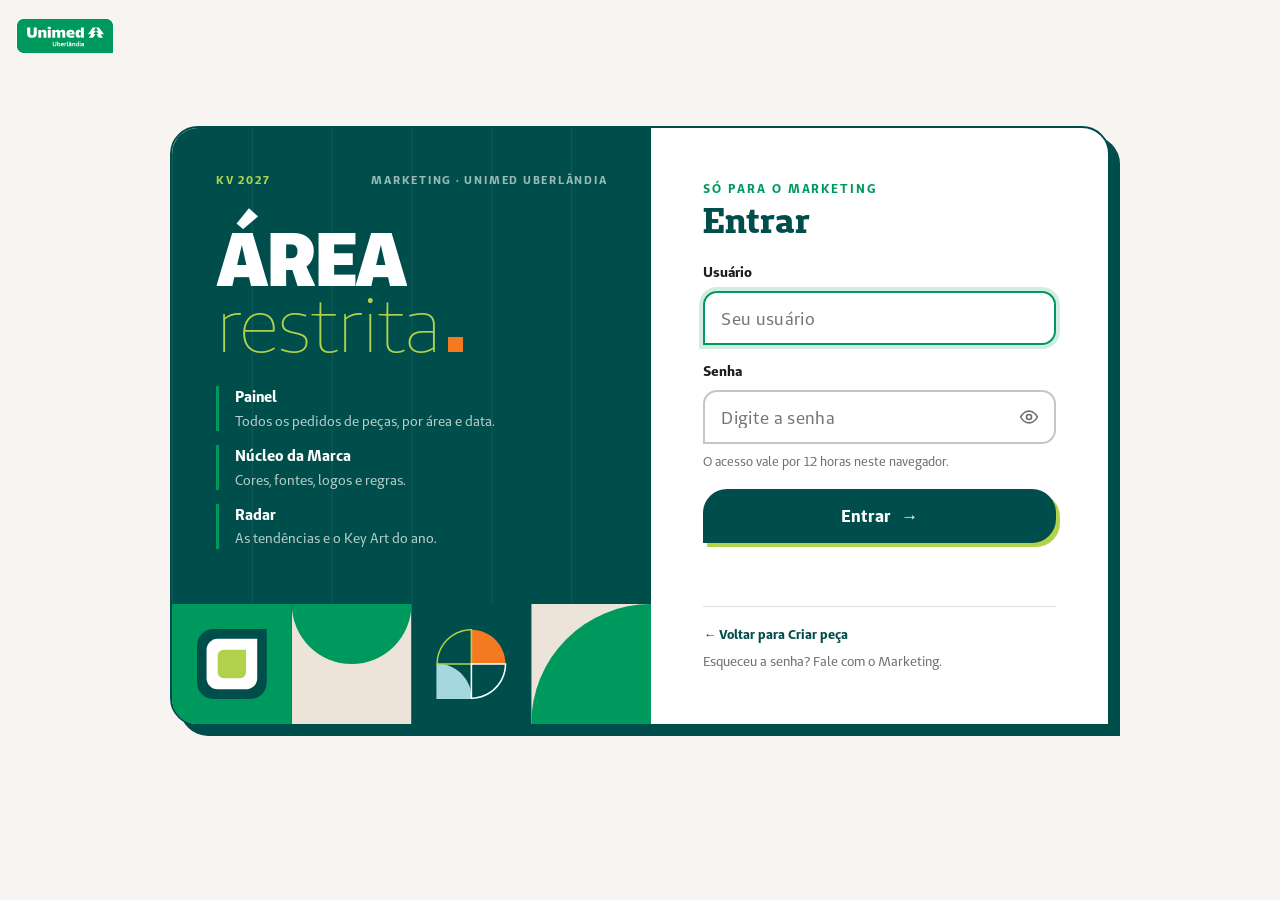
<file: painel.html>
<!doctype html>
<html lang="pt-BR">
<head>
<meta charset="utf-8">
<meta name="robots" content="noindex, nofollow">
<meta name="viewport" content="width=device-width, initial-scale=1, viewport-fit=cover">
<title>Painel de Peças · Unimed Uberlândia</title>
<link rel="stylesheet" href="src/ui.css">
</head>
<body>
<header class="topo">
  <img src="assets/logos/unimed-box-verde.svg" alt="Unimed Uberlândia">
  <nav aria-label="Área restrita" id="menu-restrito"></nav>
</header>

<main class="casca">
  <section id="portao" class="portao" hidden></section>
  <div id="conteudo-restrito" hidden>
  <section class="busca compacta" style="padding-top:8px">
    <h1>Painel <span>de peças</span></h1>
  </section>
  <p id="origem" class="alerta aviso" hidden></p>

  <div class="cartao fonte-dados" style="margin-bottom:16px">
    <h2>De onde vêm os dados</h2>
    <p class="sub" id="fonte-texto">Peças geradas neste navegador.</p>
    <div class="acoes" style="margin-top:8px">
      <label class="btn secundario" for="importar-csv">Carregar uma lista em .csv</label>
      <input id="importar-csv" type="file" accept=".csv,text/csv" hidden>
    </div>
  </div>

  <div class="kpis" id="kpis"></div>

  <div class="graficos">
    <div class="cartao"><h2>Pedidos por área</h2><p class="sub">Quem mais está pedindo peças.</p><div class="barras" id="g-area"></div></div>
    <div class="cartao"><h2>Pedidos por formato e modelo</h2><p class="sub">O que mais sai, e em qual tamanho de texto.</p><div class="barras" id="g-formato"></div></div>
  </div>
  <div class="cartao linha-tempo" style="margin-bottom:16px"><h2>Últimos 30 dias</h2><p class="sub">Peças geradas por dia.</p><div id="g-tempo"></div></div>

  <div class="cartao" style="margin-bottom:16px">
    <h2>Conferir peça</h2>
    <p class="sub">Cole o código da peça e, se quiser, o HTML que foi disparado. O sistema diz se é idêntico à versão oficial.</p>
    <form id="conferir" class="campos" novalidate>
      <div class="campo"><label for="c-codigo">Código</label><input id="c-codigo" type="text" placeholder="UNI-EM-2027-…" autocomplete="off"></div>
      <div class="campo largo"><label for="c-html">HTML enviado <span class="opc">(opcional)</span></label><textarea id="c-html" rows="4" placeholder="Cole aqui o código do e-mail que foi disparado"></textarea></div>
      <div class="campo largo"><div class="acoes" style="margin-top:0"><button class="btn primario" type="submit">Conferir</button></div><div id="c-resultado" role="status"></div></div>
    </form>
  </div>

  <div class="cartao">
    <h2>Todos os pedidos</h2>
    <div class="filtros">
      <label class="sr" for="filtro-texto" style="position:absolute;left:-9999px">Buscar</label>
      <input id="filtro-texto" type="search" placeholder="Buscar por nome, título ou código">
      <label for="filtro-area" style="position:absolute;left:-9999px">Área</label>
      <select id="filtro-area"><option value="">Todas as áreas</option></select>
      <label for="filtro-status" style="position:absolute;left:-9999px">Situação</label>
      <select id="filtro-status">
        <option value="">Todas as situações</option>
        <option value="aguardando">Aguardando aprovação</option>
        <option value="aprovada">Aprovadas</option>
        <option value="reprovada">Precisam de ajustes</option>
        <option value="substituida">Substituídas por nova versão</option>
      </select>
    </div>
    <div class="tabela-caixa">
      <table class="lista">
        <thead><tr><th>Situação</th><th>Código</th><th>Quando</th><th>Quem</th><th>Área</th><th>Formato</th><th>Título</th><th></th></tr></thead>
        <tbody id="linhas"></tbody>
      </table>
    </div>
    <p id="sem-dados" class="vazio" hidden>Nenhuma peça registrada ainda. Gere a primeira em "Criar peça".</p>
  </div>
  </div>
</main>

<dialog id="dialogo">
  <div class="dentro">
    <div style="display:flex;justify-content:space-between;align-items:center;gap:12px;margin-bottom:12px">
      <div><strong id="d-codigo" style="color:#004e4c"></strong><div id="d-info" style="font-size:13px;color:#6f6f6e"></div></div>
      <button class="btn secundario" type="button" id="d-fechar">Fechar</button>
    </div>
    <iframe id="d-quadro" title="Peça oficial" sandbox referrerpolicy="no-referrer"></iframe>
    <div class="decisao-caixa" id="d-decisao">
      <div id="d-situacao" role="status"></div>
      <div class="campo largo">
        <label for="d-obs">Observação para quem pediu <span class="opc" id="d-obs-dica">(obrigatória para reprovar)</span></label>
        <textarea id="d-obs" rows="3" maxlength="2000" placeholder="Ex.: troque a foto por uma da biblioteca e encurte o título."></textarea>
      </div>
      <div class="acoes decisao-botoes">
        <button class="btn primario" type="button" id="d-aprovar">Aprovar</button>
        <button class="btn secundario" type="button" id="d-ajustar" title="Abre a peça no gerador; a versão que você gerar já sai aprovada">Ajustar e aprovar</button>
        <button class="btn perigo" type="button" id="d-reprovar">Reprovar</button>
        <a class="btn-mini" id="d-email" hidden target="_blank" rel="noopener">Abrir e-mail no Outlook</a>
      </div>
      <p class="ajuda" id="d-aviso" role="status"></p>
    </div>
  </div>
</dialog>

<script src="src/acesso.js"></script>
<script src="src/registro.js"></script>
<script src="src/aprovacao.js"></script>
<script src="src/painel.js"></script>
</body>
</html>
</file>
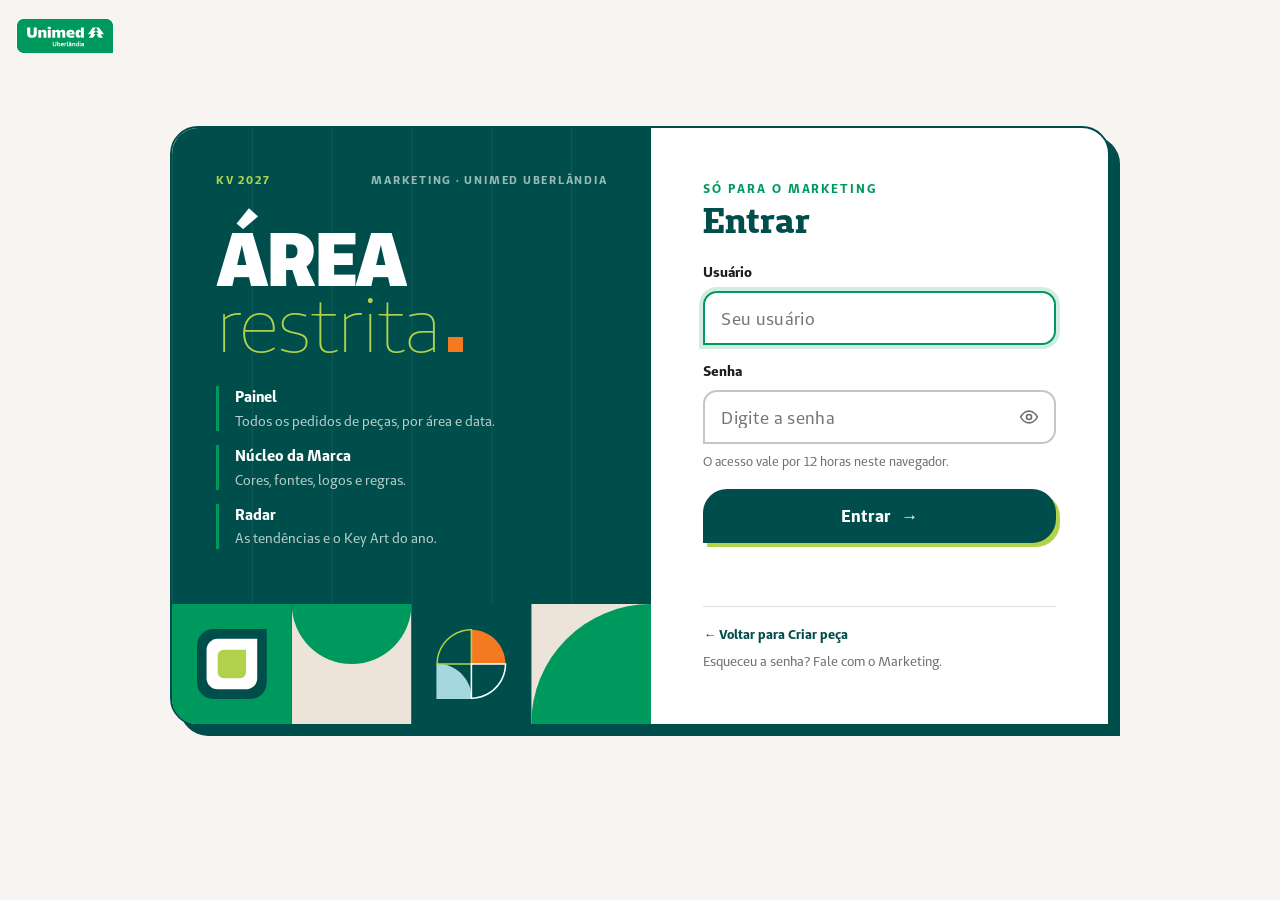
<file: radar.html>
<!doctype html>
<html lang="pt-BR">
<head>
<meta charset="utf-8">
<meta name="viewport" content="width=device-width, initial-scale=1, viewport-fit=cover">
<meta name="robots" content="noindex, nofollow">
<title>Radar de Tendências · Unimed Uberlândia</title>
<link rel="stylesheet" href="src/ui.css">
</head>
<body>
<header class="topo">
  <img src="assets/logos/unimed-box-verde.svg" alt="Unimed Uberlândia">
  <nav aria-label="Área restrita" id="menu-restrito"></nav>
</header>

<main class="casca">
  <section id="portao" class="portao" hidden></section>
  <div id="conteudo-restrito" hidden>
    <section class="busca compacta" style="padding-top:8px">
      <h1>Radar <span>de Tendências</span></h1>
    </section>
    <p id="origem" class="alerta aviso" hidden></p>
    <p class="intro">O que está valendo neste ciclo. Só as tendências <b>ativas</b> chegam às peças; as <b>em teste</b> ficam guardadas até a decisão.</p>
    <div id="radar"></div>
  </div>
</main>

<script src="src/acesso.js"></script>
<script src="src/radar.js"></script>
</body>
</html>
</file>
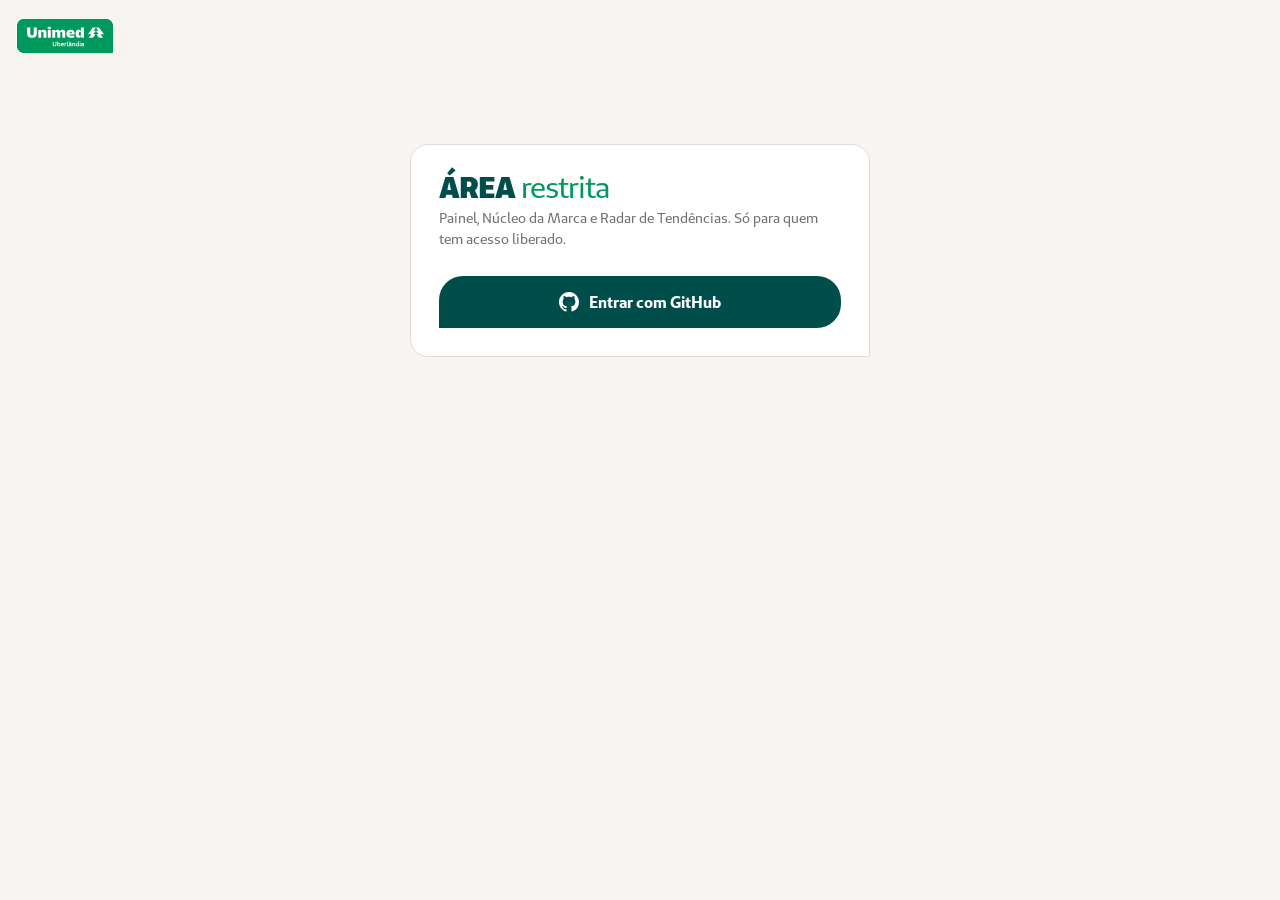
<file: atualizacao-10/acessos.html>
<!doctype html>
<html lang="pt-BR">
<head>
<meta charset="utf-8">
<meta name="viewport" content="width=device-width, initial-scale=1, viewport-fit=cover">
<meta name="robots" content="noindex, nofollow">
<title>Acessos · Unimed Uberlândia</title>
<link rel="stylesheet" href="src/ui.css">
</head>
<body>
<header class="topo">
  <img src="assets/logos/unimed-box-verde.svg" alt="Unimed Uberlândia">
  <nav aria-label="Área restrita" id="menu-restrito"></nav>
</header>

<main class="casca">
  <section id="portao" class="portao" hidden></section>
  <div id="conteudo-restrito" hidden>
    <section class="busca compacta" style="padding-top:8px">
      <h1>Acessos <span>à área restrita</span></h1>
    </section>
    <p id="origem" class="alerta aviso" hidden></p>
    <p class="intro">Quem pode abrir o painel, o Núcleo da Marca e o Radar. Para incluir alguém, coloque o usuário do GitHub da pessoa; ela entra em "Área restrita → Entrar com GitHub". Quem não tem conta cria uma grátis em github.com.</p>
    <div class="cartao" style="margin-bottom:16px">
      <h2>Incluir pessoa</h2>
      <form id="novo-acesso" class="campos" novalidate>
        <div class="campo"><label for="a-github">Usuário do GitHub</label><input id="a-github" type="text" autocomplete="off" autocapitalize="none" spellcheck="false" placeholder="ex.: maria-silva"></div>
        <div class="campo"><label for="a-nome">Nome</label><input id="a-nome" type="text" autocomplete="off"></div>
        <div class="campo"><label for="a-papel">Papel</label><select id="a-papel"><option value="equipe">Equipe: vê painel, núcleo e radar</option><option value="dono">Dono: também gerencia acessos</option></select></div>
        <div class="campo" style="justify-content:flex-end"><button class="btn primario" type="submit">Liberar acesso</button></div>
      </form>
      <div id="a-msg" role="status"></div>
    </div>
    <div class="cartao">
      <h2>Com acesso</h2>
      <div class="tabela-caixa"><table class="lista"><thead><tr><th>Nome</th><th>GitHub</th><th>Papel</th><th>Desde</th><th></th></tr></thead><tbody id="a-linhas"></tbody></table></div>
    </div>
  </div>
</main>

<script src="src/acesso.js"></script>
<script src="src/acessos.js"></script>
</body>
</html>
</file>
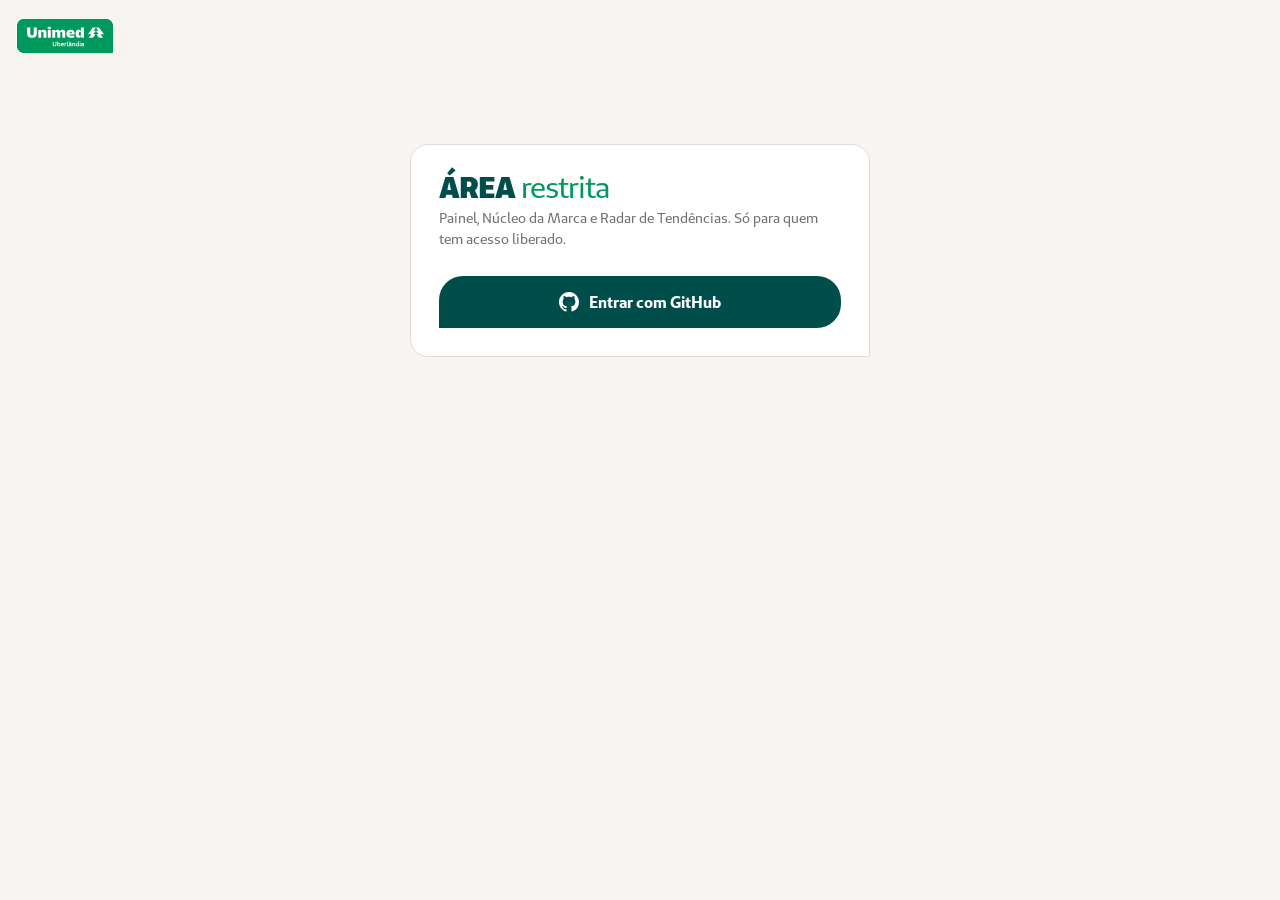
<file: atualizacao-10/nucleo.html>
<!doctype html>
<html lang="pt-BR">
<head>
<meta charset="utf-8">
<meta name="viewport" content="width=device-width, initial-scale=1, viewport-fit=cover">
<meta name="robots" content="noindex, nofollow">
<title>Núcleo da Marca · Unimed Uberlândia</title>
<link rel="stylesheet" href="src/ui.css">
</head>
<body>
<header class="topo">
  <img src="assets/logos/unimed-box-verde.svg" alt="Unimed Uberlândia">
  <nav aria-label="Área restrita" id="menu-restrito"></nav>
</header>

<main class="casca">
  <section id="portao" class="portao" hidden></section>
  <div id="conteudo-restrito" hidden>
    <section class="busca compacta" style="padding-top:8px">
      <h1>Núcleo <span>da Marca</span></h1>
    </section>
    <p id="origem" class="alerta aviso" hidden></p>
    <p class="intro">As regras fixas que todo gerador segue. Mudam só quando o manual muda; cada mudança sobe a versão, que fica gravada em cada peça.</p>
    <div id="nucleo"></div>
  </div>
</main>

<script src="src/acesso.js"></script>
<script src="src/assistente.js"></script>
<script src="src/nucleo.js"></script>
</body>
</html>
</file>
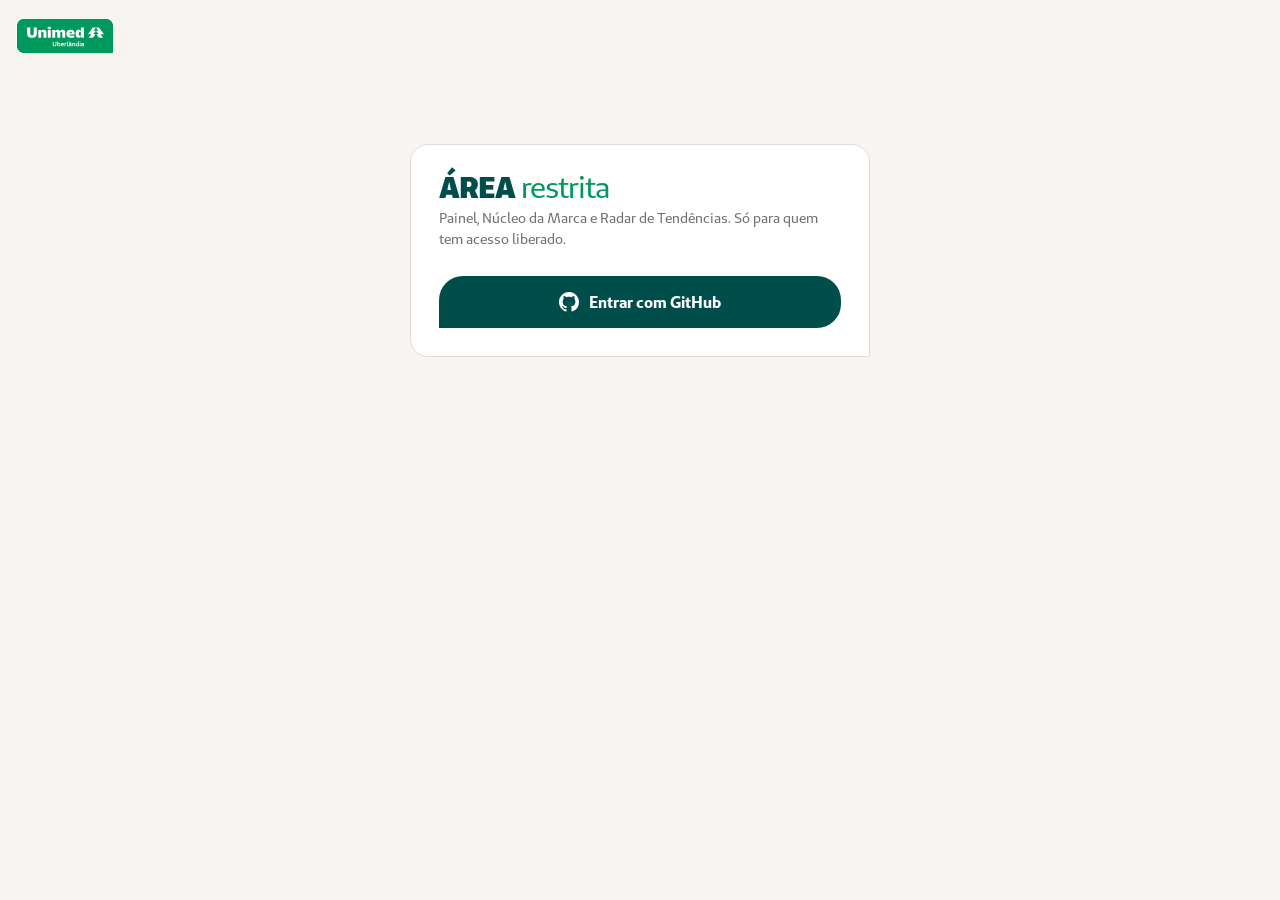
<file: atualizacao-10/painel.html>
<!doctype html>
<html lang="pt-BR">
<head>
<meta charset="utf-8">
<meta name="robots" content="noindex, nofollow">
<meta name="viewport" content="width=device-width, initial-scale=1, viewport-fit=cover">
<title>Painel de Peças · Unimed Uberlândia</title>
<link rel="stylesheet" href="src/ui.css">
</head>
<body>
<header class="topo">
  <img src="assets/logos/unimed-box-verde.svg" alt="Unimed Uberlândia">
  <nav aria-label="Área restrita" id="menu-restrito"></nav>
</header>

<main class="casca">
  <section id="portao" class="portao" hidden></section>
  <div id="conteudo-restrito" hidden>
  <section class="busca compacta" style="padding-top:8px">
    <h1>Painel <span>de peças</span></h1>
  </section>
  <p id="origem" class="alerta aviso" hidden></p>

  <div class="kpis" id="kpis"></div>

  <div class="graficos">
    <div class="cartao"><h2>Pedidos por área</h2><p class="sub">Quem mais está pedindo peças.</p><div class="barras" id="g-area"></div></div>
    <div class="cartao"><h2>Pedidos por formato e modelo</h2><p class="sub">O que mais sai, e em qual tamanho de texto.</p><div class="barras" id="g-formato"></div></div>
  </div>
  <div class="cartao linha-tempo" style="margin-bottom:16px"><h2>Últimos 30 dias</h2><p class="sub">Peças geradas por dia.</p><div id="g-tempo"></div></div>

  <div class="cartao" style="margin-bottom:16px">
    <h2>Conferir peça</h2>
    <p class="sub">Cole o código da peça e, se quiser, o HTML que foi disparado. O sistema diz se é idêntico à versão oficial.</p>
    <form id="conferir" class="campos" novalidate>
      <div class="campo"><label for="c-codigo">Código</label><input id="c-codigo" type="text" placeholder="UNI-EM-2027-…" autocomplete="off"></div>
      <div class="campo largo"><label for="c-html">HTML enviado <span class="opc">(opcional)</span></label><textarea id="c-html" rows="4" placeholder="Cole aqui o código do e-mail que foi disparado"></textarea></div>
      <div class="campo largo"><div class="acoes" style="margin-top:0"><button class="btn primario" type="submit">Conferir</button></div><div id="c-resultado" role="status"></div></div>
    </form>
  </div>

  <div class="cartao">
    <h2>Todos os pedidos</h2>
    <div class="filtros">
      <label class="sr" for="filtro-texto" style="position:absolute;left:-9999px">Buscar</label>
      <input id="filtro-texto" type="search" placeholder="Buscar por nome, título ou código">
      <label for="filtro-area" style="position:absolute;left:-9999px">Área</label>
      <select id="filtro-area"><option value="">Todas as áreas</option></select>
    </div>
    <div class="tabela-caixa">
      <table class="lista">
        <thead><tr><th>Código</th><th>Quando</th><th>Quem</th><th>Área</th><th>Formato</th><th>Título</th><th></th></tr></thead>
        <tbody id="linhas"></tbody>
      </table>
    </div>
    <p id="sem-dados" class="vazio" hidden>Nenhuma peça registrada ainda. Gere a primeira em "Criar peça".</p>
  </div>
  </div>
</main>

<dialog id="dialogo">
  <div class="dentro">
    <div style="display:flex;justify-content:space-between;align-items:center;gap:12px;margin-bottom:12px">
      <div><strong id="d-codigo" style="color:#004e4c"></strong><div id="d-info" style="font-size:13px;color:#6f6f6e"></div></div>
      <button class="btn secundario" type="button" id="d-fechar">Fechar</button>
    </div>
    <iframe id="d-quadro" title="Peça oficial"></iframe>
  </div>
</dialog>

<script src="src/acesso.js"></script>
<script src="src/registro.js"></script>
<script src="src/painel.js"></script>
</body>
</html>
</file>
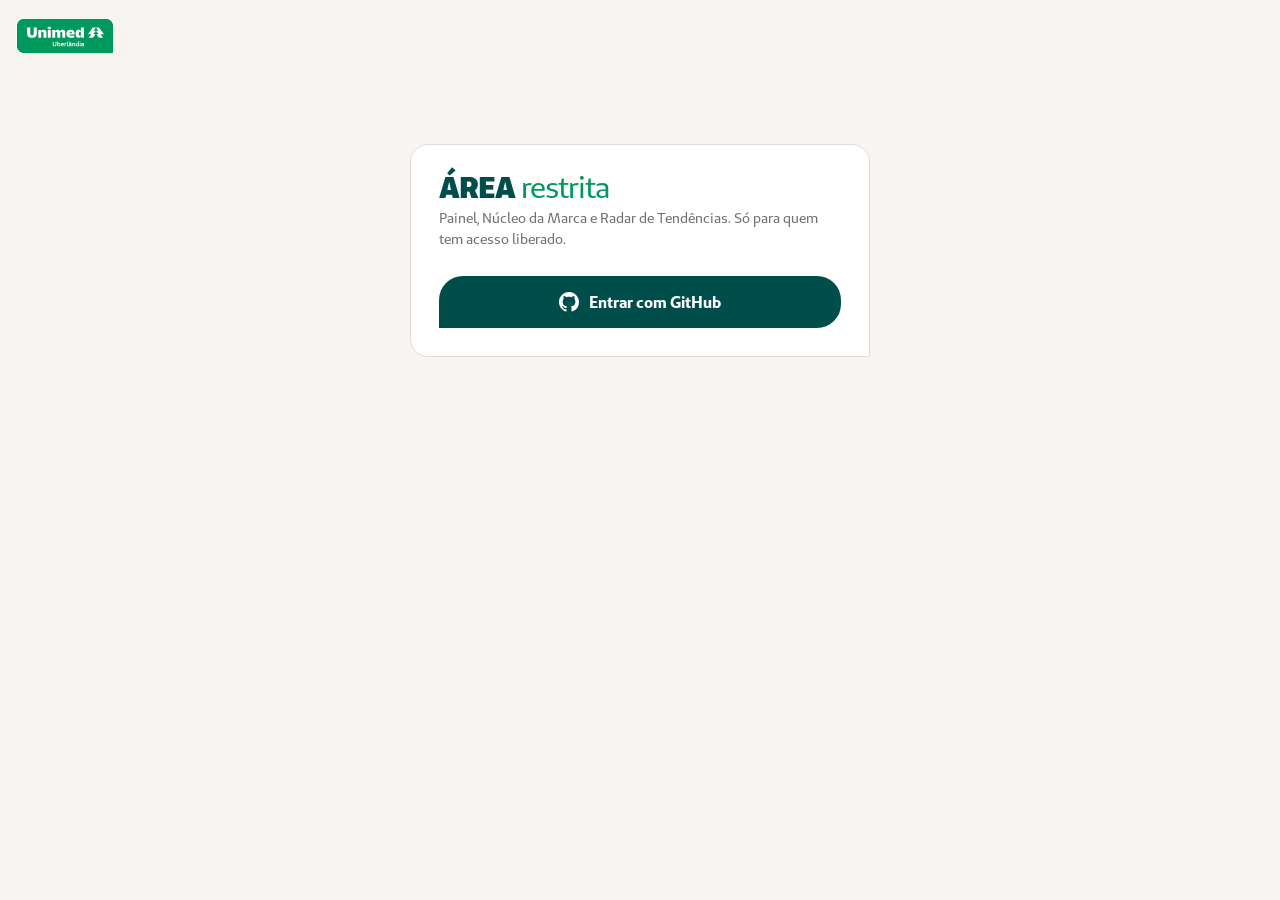
<file: atualizacao-10/radar.html>
<!doctype html>
<html lang="pt-BR">
<head>
<meta charset="utf-8">
<meta name="viewport" content="width=device-width, initial-scale=1, viewport-fit=cover">
<meta name="robots" content="noindex, nofollow">
<title>Radar de Tendências · Unimed Uberlândia</title>
<link rel="stylesheet" href="src/ui.css">
</head>
<body>
<header class="topo">
  <img src="assets/logos/unimed-box-verde.svg" alt="Unimed Uberlândia">
  <nav aria-label="Área restrita" id="menu-restrito"></nav>
</header>

<main class="casca">
  <section id="portao" class="portao" hidden></section>
  <div id="conteudo-restrito" hidden>
    <section class="busca compacta" style="padding-top:8px">
      <h1>Radar <span>de Tendências</span></h1>
    </section>
    <p id="origem" class="alerta aviso" hidden></p>
    <p class="intro">O que está valendo neste ciclo. Só as tendências <b>ativas</b> chegam às peças; as <b>em teste</b> ficam guardadas até a decisão.</p>
    <div id="radar"></div>
  </div>
</main>

<script src="src/acesso.js"></script>
<script src="src/assistente.js"></script>
<script src="src/radar.js"></script>
</body>
</html>
</file>
<file: src/ui.css>
/* Interface do gerador e do painel · Unimed Uberlândia */
@font-face { font-family: "Unimed Sans"; src: url("../assets/fonts/UnimedSans-Light.woff2") format("woff2"); font-weight: 200; font-style: normal; font-display: swap; }
@font-face { font-family: "Unimed Slab"; src: url("../assets/fonts/UnimedSlab-Bold.woff2") format("woff2"); font-weight: 700; font-style: normal; font-display: swap; }
@font-face { font-family: "Unimed Sans"; src: url("../assets/fonts/UnimedSans-Book.woff2") format("woff2"); font-weight: 300; font-style: normal; font-display: swap; }
@font-face { font-family: "Unimed Sans"; src: url("../assets/fonts/UnimedSans-Regular.woff2") format("woff2"); font-weight: 400; font-style: normal; font-display: swap; }
@font-face { font-family: "Unimed Sans"; src: url("../assets/fonts/UnimedSans-RegularItalic.woff2") format("woff2"); font-weight: 400; font-style: italic; font-display: swap; }
@font-face { font-family: "Unimed Sans"; src: url("../assets/fonts/UnimedSans-SemiBold.woff2") format("woff2"); font-weight: 600; font-style: normal; font-display: swap; }
@font-face { font-family: "Unimed Sans"; src: url("../assets/fonts/UnimedSans-Bold.woff2") format("woff2"); font-weight: 700; font-style: normal; font-display: swap; }
@font-face { font-family: "Unimed Sans"; src: url("../assets/fonts/UnimedSans-BoldItalic.woff2") format("woff2"); font-weight: 700; font-style: italic; font-display: swap; }
@font-face { font-family: "Unimed Sans"; src: url("../assets/fonts/UnimedSans-ExtraBold.woff2") format("woff2"); font-weight: 800; font-style: normal; font-display: swap; }
@font-face { font-family: "Unimed Sans"; src: url("../assets/fonts/UnimedSans-Black.woff2") format("woff2"); font-weight: 900; font-style: normal; font-display: swap; }

:root {
  --petroleo: #004e4c; --institucional: #00995d; --escuro: #004e4c; --citrico: #b1d34b;
  --laranja: #f47920; --laranja-escuro: #b55816;
  --fundo: #f7f4f1; --superficie: #ffffff; --texto: #3c3c3b; --forte: #1d1d1b; --suave: #6f6f6e;
  --borda: #e3ddd7; --borda-forte: #c6c6c5; --erro: #b3261e; --erro-fundo: #fdecea; --aviso-fundo: #fff8dc; --aviso-texto: #7a4a0e;
  --fonte: "Unimed Sans", -apple-system, BlinkMacSystemFont, "Segoe UI", Roboto, Helvetica, Arial, sans-serif;
}
* { box-sizing: border-box; }
html, body { margin: 0; }
body { background: var(--fundo); color: var(--texto); font-family: var(--fonte); font-size: 15px; line-height: 1.5; }
a { color: var(--escuro); }
button, input, select, textarea { font: inherit; color: inherit; }
:focus-visible { outline: 3px solid var(--institucional); outline-offset: 2px; }
[hidden] { display: none !important; }

.topo { display: flex; align-items: center; justify-content: space-between; gap: 16px; padding: 18px max(16px, env(safe-area-inset-right, 0px)) 18px max(16px, env(safe-area-inset-left, 0px)); max-width: 1320px; margin: 0 auto; }
.topo img { height: 36px; width: auto; display: block; }
.topo nav { display: flex; gap: 18px; font-size: 14px; font-weight: 700; }
.topo nav a { text-decoration: none; color: var(--petroleo); }
.topo nav a[aria-current="page"] { border-bottom: 3px solid var(--citrico); }

.casca { max-width: 1320px; margin: 0 auto; padding: 0 max(16px, env(safe-area-inset-right, 0px)) 64px max(16px, env(safe-area-inset-left, 0px)); }

/* Etapa 1 · busca estilo Google */
.busca { display: flex; flex-direction: column; align-items: center; text-align: center; gap: 18px; padding: clamp(40px, 9vh, 110px) 0 28px; transition: padding .25s; }
.busca.compacta { padding: 8px 0 20px; align-items: stretch; text-align: left; }
.busca h1 { margin: 0; font-weight: 900; font-size: clamp(34px, 6vw, 60px); line-height: .9; letter-spacing: -0.04em; text-transform: uppercase; color: var(--petroleo); text-wrap: balance; }
.busca h1 span { font-weight: 400; text-transform: none; color: var(--institucional); letter-spacing: -0.03em; }
.busca.compacta h1 { font-size: 26px; }
.busca .lede { margin: 0; color: var(--suave); max-width: 52ch; }
.busca.compacta .lede { display: none; }
.combo { position: relative; width: min(640px, 100%); }
.busca.compacta .combo { width: min(480px, 100%); }
.combo input { width: 100%; height: 56px; padding: 0 20px 0 52px; border: 2px solid var(--borda-forte); border-radius: 28px 28px 28px 0; background: var(--superficie); font-size: 17px; }
.combo input:focus { border-color: var(--institucional); outline: none; box-shadow: 0 0 0 4px rgba(0,153,93,.18); }
.combo svg { position: absolute; left: 18px; top: 50%; transform: translateY(-50%); pointer-events: none; }
.combo ul { position: absolute; left: 0; right: 0; top: calc(100% + 6px); margin: 0; padding: 6px; list-style: none; background: var(--superficie); border: 1px solid var(--borda); border-radius: 14px 14px 0 14px; box-shadow: 0 16px 40px rgba(0,67,63,.14); z-index: 10; max-height: 340px; overflow: auto; text-align: left; }
.combo li { display: flex; justify-content: space-between; align-items: center; gap: 12px; padding: 11px 14px; border-radius: 10px; cursor: pointer; }
.combo li[aria-selected="true"], .combo li:hover { background: var(--fundo); }
.combo li[aria-disabled="true"] { cursor: default; color: var(--suave); }
.combo li small { font-size: 12px; font-weight: 700; letter-spacing: .06em; text-transform: uppercase; color: var(--suave); }
.combo li .breve { background: var(--fundo); padding: 3px 8px; border-radius: 99px; }
.atalhos { display: flex; gap: 8px; flex-wrap: wrap; justify-content: center; }
.atalhos button { border: 1.5px solid var(--borda-forte); background: transparent; border-radius: 99px; padding: 8px 14px; cursor: pointer; font-weight: 700; font-size: 14px; color: var(--petroleo); }
.atalhos button:hover { border-color: var(--petroleo); }
.busca.compacta .atalhos { display: none; }

/* Etapa 2 · formulário + prévia */
.trabalho { display: grid; grid-template-columns: minmax(0, 1fr) minmax(0, 680px); gap: 28px; align-items: start; }
@media (max-width: 1080px) { .trabalho { grid-template-columns: minmax(0, 1fr); } }
.cartao { background: var(--superficie); border: 1px solid var(--borda); border-radius: 18px 18px 0 18px; padding: clamp(18px, 3vw, 28px); }
.cartao + .cartao { margin-top: 16px; }
.cartao h2 { margin: 0 0 4px; font-size: 13px; font-weight: 700; letter-spacing: .14em; text-transform: uppercase; color: var(--institucional); }
.cartao > p.sub { margin: 0 0 18px; color: var(--suave); font-size: 14px; }
.campos { display: grid; grid-template-columns: repeat(2, minmax(0, 1fr)); gap: 14px 16px; }
.campo { display: flex; flex-direction: column; gap: 6px; min-width: 0; }
.campo.largo { grid-column: 1 / -1; }
@media (max-width: 560px) { .campos { grid-template-columns: minmax(0, 1fr); } }
.campo label { font-weight: 700; font-size: 14px; color: var(--forte); display: flex; justify-content: space-between; gap: 8px; }
.campo label .cont { font-weight: 500; color: var(--suave); font-variant-numeric: tabular-nums; }
.campo label .cont.estourou { color: var(--erro); }
.campo .opc { font-weight: 500; color: var(--suave); }
.campo input, .campo select, .campo textarea { width: 100%; border: 1.5px solid var(--borda-forte); border-radius: 10px; background: var(--superficie); padding: 11px 12px; min-height: 46px; }
.campo textarea { min-height: 180px; resize: vertical; line-height: 1.55; }
.campo input:focus, .campo select:focus, .campo textarea:focus { border-color: var(--institucional); outline: none; box-shadow: 0 0 0 3px rgba(0,153,93,.16); }
.campo .ajuda { font-size: 12.5px; color: var(--suave); }
.campo.com-erro input, .campo.com-erro select, .campo.com-erro textarea { border-color: var(--erro); }
.campo .msg { font-size: 13px; color: var(--erro); font-weight: 700; }
.temas { display: flex; gap: 8px; flex-wrap: wrap; }
.temas label { cursor: pointer; }
.temas input { position: absolute; opacity: 0; width: 1px; height: 1px; }
.temas span { display: inline-flex; align-items: center; gap: 8px; border: 1.5px solid var(--borda-forte); border-radius: 99px; padding: 8px 14px; font-weight: 700; font-size: 14px; }
.temas span i { width: 12px; height: 12px; border-radius: 3px 3px 0 3px; display: inline-block; }
.temas input:checked + span { border-color: var(--petroleo); background: var(--petroleo); color: #fff; }
.temas input:focus-visible + span { outline: 3px solid var(--institucional); outline-offset: 2px; }
.imagens { display: grid; grid-template-columns: repeat(auto-fill, minmax(92px, 1fr)); gap: 8px; }
.imagens label { position: relative; cursor: pointer; display: block; }
.imagens input { position: absolute; opacity: 0; width: 1px; height: 1px; }
.imagens img, .imagens .nenhuma { display: block; width: 100%; aspect-ratio: 4/3; object-fit: cover; border-radius: 10px 10px 0 10px; border: 3px solid transparent; }
.imagens .nenhuma { display: flex; align-items: center; justify-content: center; background: var(--fundo); font-size: 12px; font-weight: 700; color: var(--suave); }
.imagens input:checked + img, .imagens input:checked + .nenhuma { border-color: var(--institucional); }
.imagens input:focus-visible + img, .imagens input:focus-visible + .nenhuma { outline: 3px solid var(--institucional); outline-offset: 2px; }

.acoes { display: flex; gap: 12px; align-items: center; flex-wrap: wrap; margin-top: 18px; }
.btn { display: inline-flex; align-items: center; gap: 10px; border: 0; border-radius: 24px 24px 24px 0; padding: 14px 22px; font-weight: 700; font-size: 16px; cursor: pointer; text-decoration: none; min-height: 48px; }
.btn.primario { background: var(--petroleo); color: #fff; }
.btn.primario:hover { background: #062f2c; }
.btn.secundario { background: transparent; color: var(--petroleo); border: 2px solid var(--petroleo); }
.btn:disabled { opacity: .5; cursor: not-allowed; }
.alerta { border-radius: 12px 12px 0 12px; padding: 12px 14px; font-size: 14px; margin-top: 14px; }
.alerta.erro { background: var(--erro-fundo); color: var(--erro); }
.alerta.aviso { background: var(--aviso-fundo); color: var(--aviso-texto); }
.alerta ul { margin: 6px 0 0; padding-left: 18px; }

.previa { position: sticky; top: 16px; }
.previa .cabeca { display: flex; justify-content: space-between; align-items: baseline; gap: 12px; margin-bottom: 10px; }
.previa .cabeca h2 { margin: 0; }
.decisao { display: flex; flex-wrap: wrap; gap: 6px; margin-bottom: 12px; }
.decisao span { font-size: 12px; font-weight: 700; letter-spacing: .04em; padding: 5px 10px; border-radius: 99px; background: var(--fundo); color: var(--petroleo); border: 1px solid var(--borda); }
.decisao span.var { background: var(--citrico); border-color: var(--citrico); }
.moldura { background: #f5f5f5; border: 1px solid var(--borda); border-radius: 14px 14px 0 14px; overflow: hidden; }
.moldura iframe { display: block; width: 100%; height: 860px; border: 0; background: #f5f5f5; }
.vazio { padding: 60px 24px; text-align: center; color: var(--suave); }
.porque { margin: 12px 0 0; padding: 0; list-style: none; font-size: 13px; color: var(--suave); display: grid; gap: 2px; }

.feito { border: 2px solid var(--institucional); }
.feito .codigo { font-size: 28px; font-weight: 900; letter-spacing: .02em; color: var(--petroleo); font-variant-numeric: tabular-nums; word-break: break-all; }
.feito p { margin: 6px 0 0; }

/* Painel */
.kpis { display: grid; grid-template-columns: repeat(4, minmax(0, 1fr)); gap: 14px; margin-bottom: 16px; }
@media (max-width: 860px) { .kpis { grid-template-columns: repeat(2, minmax(0, 1fr)); } }
.kpi { background: var(--superficie); border: 1px solid var(--borda); border-radius: 16px 16px 0 16px; padding: 18px; }
.kpi b { display: block; font-size: 36px; font-weight: 900; line-height: 1; color: var(--petroleo); font-variant-numeric: tabular-nums; }
.kpi span { font-size: 13px; color: var(--suave); font-weight: 700; }
.graficos > .cartao, .trabalho > .cartao { margin-top: 0; }
#g-tempo svg { display: block; width: 100%; height: auto; }
.graficos { display: grid; grid-template-columns: repeat(2, minmax(0, 1fr)); gap: 16px; margin-bottom: 16px; }
@media (max-width: 860px) { .graficos { grid-template-columns: minmax(0, 1fr); } }
.barras { display: grid; gap: 8px; }
.barra { display: grid; grid-template-columns: minmax(0, 170px) minmax(0, 1fr) 36px; gap: 10px; align-items: center; font-size: 13.5px; }
.barra .nome { overflow: hidden; text-overflow: ellipsis; white-space: nowrap; }
.barra .trilho { height: 14px; background: var(--fundo); border-radius: 0 7px 7px 0; overflow: hidden; }
.barra .valor { height: 100%; background: var(--institucional); border-radius: 0 7px 7px 0; }
.barra .n { text-align: right; font-weight: 700; font-variant-numeric: tabular-nums; color: var(--forte); }
.linha-tempo svg { width: 100%; height: 160px; display: block; }
.tabela-caixa { overflow-x: auto; }
table.lista { width: 100%; border-collapse: collapse; font-size: 14px; }
table.lista th { text-align: left; font-size: 12px; letter-spacing: .08em; text-transform: uppercase; color: var(--suave); padding: 10px 12px; border-bottom: 2px solid var(--petroleo); white-space: nowrap; }
table.lista td { padding: 11px 12px; border-bottom: 1px solid var(--borda); vertical-align: top; }
table.lista td.cod { font-weight: 700; color: var(--petroleo); white-space: nowrap; font-variant-numeric: tabular-nums; }
table.lista button { border: 1.5px solid var(--borda-forte); background: transparent; border-radius: 99px; padding: 5px 12px; cursor: pointer; font-weight: 700; font-size: 13px; color: var(--petroleo); white-space: nowrap; }
.filtros { display: flex; gap: 10px; flex-wrap: wrap; margin-bottom: 12px; }
.filtros input, .filtros select { border: 1.5px solid var(--borda-forte); border-radius: 10px; padding: 9px 12px; background: var(--superficie); min-height: 42px; }
.selo { display: inline-block; font-size: 12px; font-weight: 700; padding: 3px 9px; border-radius: 99px; background: var(--fundo); }
.selo.ok { background: #e6f6ef; color: var(--escuro); }
.selo.alerta-s { background: var(--erro-fundo); color: var(--erro); }
dialog { border: 0; border-radius: 18px 18px 0 18px; padding: 0; width: min(760px, 94vw); box-shadow: 0 24px 60px rgba(0,0,0,.25); }
dialog::backdrop { background: rgba(0,67,63,.45); }
dialog .dentro { padding: 22px; }
dialog iframe { width: 100%; height: 70vh; border: 1px solid var(--borda); border-radius: 12px 12px 0 12px; }

/* Área restrita · login */
.portao { display: grid; place-items: center; padding: clamp(16px, 6vh, 72px) 0; }
.portao-moldura { display: grid; grid-template-columns: minmax(0, 1.05fr) minmax(0, 1fr); width: min(940px, 100%); background: var(--superficie); border: 2px solid var(--petroleo); border-radius: 28px 28px 0 28px; box-shadow: 10px 10px 0 var(--petroleo); overflow: hidden; }
.portao-marca { position: relative; display: flex; flex-direction: column; gap: 28px; padding: clamp(24px, 4vw, 44px); padding-bottom: 0; background-color: var(--petroleo); color: #fff;
  background-image: linear-gradient(to right, rgba(255,255,255,.07) 1px, transparent 1px); background-size: calc(100% / 6) 100%; }
.portao-meta { display: flex; justify-content: space-between; gap: 12px; margin: 0; font-size: 11px; font-weight: 700; letter-spacing: .16em; text-transform: uppercase; color: var(--citrico); }
.portao-meta span:last-child { color: rgba(255,255,255,.6); text-align: right; }
.portao-titulo { margin: 8px 0 0; display: flex; flex-wrap: wrap; align-items: baseline; column-gap: .22em; font-size: clamp(44px, 6.4vw, 76px); line-height: .88; letter-spacing: -0.04em; color: #fff; }
.portao-titulo .pt-black { font-weight: 900; text-transform: uppercase; }
.portao-titulo .pt-light { font-weight: 200; letter-spacing: -0.03em; color: var(--citrico); }
.portao-titulo .pt-light { white-space: nowrap; }
.portao-titulo .pt-ponto { display: inline-block; width: .2em; height: .2em; margin-left: .12em; background: var(--laranja); }
.portao-lista { list-style: none; margin: 0; padding: 0; display: grid; gap: 14px; }
.portao-lista li { display: grid; gap: 2px; padding-left: 16px; border-left: 3px solid var(--institucional); }
.portao-lista b { font-size: 15px; }
.portao-lista span { font-size: 13.5px; color: rgba(255,255,255,.72); }
.portao-mosaico { display: block; width: calc(100% + 2 * clamp(24px, 4vw, 44px)); max-width: none; margin: auto calc(-1 * clamp(24px, 4vw, 44px)) 0; height: auto; }
.portao-acesso { display: flex; flex-direction: column; justify-content: center; padding: clamp(24px, 4.5vw, 52px); }
.portao-olho { margin: 0; font-size: 12px; font-weight: 700; letter-spacing: .16em; text-transform: uppercase; color: var(--institucional); }
.portao-h2 { margin: 4px 0 24px; font-family: "Unimed Slab", var(--fonte); font-weight: 700; font-size: 36px; line-height: 1; color: var(--petroleo); }
.portao-form { display: flex; flex-direction: column; gap: 8px; }
.portao-campo + label { margin-top: 8px; }
.portao-campo > input#usuario-painel { padding-right: 16px; }
#menu-restrito .quem { font-size: 13px; font-weight: 700; color: var(--suave); }
.acessos-grade > .cartao { margin: 0; }
.acessos-grade { display: grid; grid-template-columns: minmax(0, 1fr) minmax(0, 1.3fr); gap: 16px; align-items: start; }
@media (max-width: 860px) { .acessos-grade { grid-template-columns: minmax(0, 1fr); } }
.campo-check { display: flex; gap: 10px; align-items: flex-start; font-size: 14px; }
.campo-check input { width: 18px; height: 18px; margin-top: 2px; accent-color: var(--institucional); }
.selo-admin { display: inline-block; margin-left: 6px; padding: 2px 8px; border-radius: 99px; background: var(--citrico); color: var(--petroleo); font-size: 11px; font-weight: 700; letter-spacing: .04em; vertical-align: 1px; }
.portao-form label { font-weight: 700; font-size: 14px; color: var(--forte); }
.portao-campo { position: relative; }
.portao-campo input { width: 100%; height: 54px; padding: 0 52px 0 16px; border: 2px solid var(--borda-forte); border-radius: 14px 14px 14px 0; background: var(--superficie); font-size: 17px; letter-spacing: .02em; }
.portao-campo input:focus { border-color: var(--institucional); outline: none; box-shadow: 0 0 0 4px rgba(0,153,93,.18); }
.portao-form.com-erro .portao-campo input { border-color: var(--erro); box-shadow: 0 0 0 4px rgba(179,38,30,.12); }
.portao-ver { position: absolute; right: 6px; top: 50%; transform: translateY(-50%); width: 42px; height: 42px; display: grid; place-items: center; border: 0; border-radius: 10px; background: transparent; color: var(--suave); cursor: pointer; }
.portao-ver:hover { background: var(--fundo); color: var(--petroleo); }
.portao-dica { margin: 0 0 10px; font-size: 12.5px; color: var(--suave); min-height: 1.5em; }
.portao-dica.caps { color: var(--aviso-texto); font-weight: 700; }
.portao-entrar { width: 100%; justify-content: center; height: 54px; font-size: 17px; transition: transform .12s, box-shadow .12s, background .12s; box-shadow: 4px 4px 0 var(--citrico); }
.portao-entrar:hover:not(:disabled) { transform: translate(-2px, -2px); box-shadow: 6px 6px 0 var(--citrico); }
.portao-entrar:active:not(:disabled) { transform: translate(2px, 2px); box-shadow: 0 0 0 var(--citrico); }
.portao-entrar.carregando span { animation: portao-seta .8s ease-in-out infinite alternate; }
@keyframes portao-seta { to { transform: translateX(6px); } }
.portao-status { margin: 6px 0 0; min-height: 1.5em; font-size: 14px; font-weight: 700; color: var(--petroleo); }
.portao-form.com-erro .portao-status { color: var(--erro); }
.portao-rodape { display: flex; justify-content: space-between; flex-wrap: wrap; gap: 8px 16px; margin-top: 28px; padding-top: 18px; border-top: 1px solid var(--borda); font-size: 13px; color: var(--suave); }
.portao-rodape a { font-weight: 700; text-decoration: none; color: var(--petroleo); }
.portao-rodape a:hover { text-decoration: underline; text-underline-offset: 3px; }
@media (max-width: 760px) {
  .portao-moldura { grid-template-columns: minmax(0, 1fr); box-shadow: 6px 6px 0 var(--petroleo); }
  .portao-marca { gap: 18px; }
  .portao-lista { display: none; }
  .portao-titulo { font-size: clamp(40px, 13vw, 60px); }
}
@media (prefers-reduced-motion: reduce) { .portao-entrar, .portao-entrar span { transition: none; animation: none !important; } }
.portao-links { display: flex; gap: 18px; flex-wrap: wrap; margin: 16px 0 0; }
.link { background: none; border: 0; padding: 0; cursor: pointer; color: var(--escuro); font-weight: 700; font-size: 14px; text-decoration: underline; text-underline-offset: 3px; }
.alerta.ok { background: #e6f6ef; color: var(--escuro); }
.topo nav { flex-wrap: wrap; justify-content: flex-end; align-items: center; row-gap: 6px; }
.topo nav .sair { color: var(--suave); }
.topo nav a.restrito::before { content: ""; display: inline-block; width: 8px; height: 8px; background: var(--laranja); margin-right: 7px; vertical-align: 1px; }

/* Núcleo da Marca e Radar */
.intro { margin: -8px 0 20px; color: var(--suave); max-width: 70ch; }
.cartao.bloco, .graficos { margin-bottom: 16px; }
.cartao.bloco + .cartao.bloco { margin-top: 0; }
.amostras { display: grid; grid-template-columns: repeat(auto-fill, minmax(150px, 1fr)); gap: 12px; }
.amostra { display: grid; grid-template-columns: 40px 1fr; grid-template-rows: auto auto; column-gap: 10px; align-items: center; }
.amostra i { grid-row: span 2; width: 40px; height: 40px; border-radius: 10px 10px 0 10px; border: 1px solid var(--borda); }
.amostra b { font-size: 13px; color: var(--forte); line-height: 1.2; }
.amostra code, .detalhe code { font-size: 12px; color: var(--suave); }
.detalhe { margin: 6px 0 0; font-size: 14px; }
.tipo-amostra { margin: 0 0 8px; font-size: clamp(26px, 4vw, 40px); line-height: .95; letter-spacing: -0.03em; color: var(--petroleo); }
.formas { display: flex; gap: 16px; flex-wrap: wrap; align-items: flex-end; }
.forma { width: 160px; height: 100px; background: var(--fundo); border: 2px solid var(--institucional); display: flex; align-items: flex-end; padding: 10px; font-size: 12px; font-weight: 700; color: var(--escuro); }
.forma.botao { width: auto; height: auto; background: var(--petroleo); border: 0; color: #fff; padding: 12px 22px; font-size: 14px; }
.logos { display: grid; grid-template-columns: repeat(2, minmax(0, 1fr)); gap: 12px; }
.logo { border-radius: 14px 14px 0 14px; padding: 28px; display: grid; place-items: center; }
.logo.claro { background: var(--fundo); }
.logo.escuro { background: var(--petroleo); }
.logo img { height: 52px; width: auto; max-width: 100%; }
.galeria { display: grid; grid-template-columns: repeat(auto-fill, minmax(180px, 1fr)); gap: 12px; }
.galeria figure { margin: 0; }
.galeria img { width: 100%; aspect-ratio: 4 / 3; object-fit: cover; border-radius: 12px 12px 0 12px; display: block; }
.galeria figcaption { font-size: 13px; color: var(--suave); margin-top: 6px; }
.pilulas { list-style: none; margin: 0; padding: 0; display: flex; gap: 8px; flex-wrap: wrap; }
.pilulas li { border: 1.5px solid var(--borda-forte); border-radius: 99px; padding: 5px 12px; font-size: 13px; font-weight: 700; color: var(--petroleo); }
.tendencias { display: grid; grid-template-columns: repeat(auto-fill, minmax(280px, 1fr)); gap: 16px; margin-bottom: 16px; }
.tendencias .cartao + .cartao { margin-top: 0; }
.tendencia h3 { margin: 12px 0 6px; font-size: 20px; font-weight: 900; color: var(--petroleo); line-height: 1.1; }
.tendencia p { margin: 0; }
.tendencia .detalhe { color: var(--suave); font-size: 13px; margin-top: 10px; }
.tendencia.teste { border-style: dashed; }
.tendencia.arquivada { opacity: .6; }
.tendencia-topo { display: flex; justify-content: space-between; align-items: center; gap: 8px; }
.tendencia-topo code { font-size: 12px; color: var(--suave); }
.selo.teste { background: var(--aviso-fundo); color: var(--aviso-texto); }
.rodape-nota { font-size: 13px; color: var(--suave); }
@media (max-width: 560px) { .logos { grid-template-columns: minmax(0, 1fr); } }
.btn-github { width: 100%; justify-content: center; margin-top: 8px; }
.topo nav .sair { display: inline-flex; align-items: center; gap: 8px; }
.topo nav .sair img { border-radius: 50%; display: block; }

/* Escolha com descrição (ex.: público) */
.temas.com-descricao { display: grid; grid-template-columns: repeat(auto-fit, minmax(200px, 1fr)); }
.temas.com-descricao span { display: flex; flex-direction: column; align-items: flex-start; gap: 2px; border-radius: 14px 14px 0 14px; padding: 12px 16px; height: 100%; }
.temas.com-descricao span small { font-weight: 400; font-size: 13px; color: var(--suave); }
.temas.com-descricao input:checked + span small { color: rgba(255,255,255,.85); }

/* Exportações */
.feito-sub { margin: 22px 0 2px; font-size: 13px; letter-spacing: .14em; text-transform: uppercase; color: var(--institucional); }
.acoes.exportar { margin-top: 8px; }
.regra { margin: 0 0 14px; padding: 10px 14px; background: var(--fundo); border-left: 3px solid var(--institucional); font-size: 14px; line-height: 1.5; }
.hierarquia { margin: 10px 0 0; padding-left: 18px; font-size: 14px; line-height: 1.6; }
.logo-uso { margin: 0; }
.logo-uso figcaption { font-size: 13px; color: var(--suave); margin-top: 6px; }
.logo-uso .logo img { height: auto; max-height: 64px; width: 100%; max-width: 360px; }
.papeis { display: grid; grid-template-columns: repeat(auto-fill, minmax(260px, 1fr)); gap: 14px; }
.papel { display: grid; grid-template-columns: 64px 1fr; gap: 12px; align-items: start; }
.papel-cores { display: flex; flex-wrap: wrap; gap: 4px; }
.papel-cores i { width: 28px; height: 28px; border-radius: 8px 8px 0 8px; border: 1px solid var(--borda); }
.papel-cores i:only-child { width: 60px; height: 44px; border-radius: 12px 12px 0 12px; }
.papel b { color: var(--petroleo); font-size: 15px; }
.papel p { margin: 2px 0 0; font-size: 13px; color: var(--suave); line-height: 1.45; }
.icones-area { display: grid; grid-template-columns: repeat(auto-fill, minmax(120px, 1fr)); gap: 14px; }
.icones-area figure { margin: 0; display: grid; justify-items: start; gap: 6px; }
.icone-quadro { width: 52px; height: 52px; border-radius: 14px 14px 0 14px; display: grid; place-items: center; }
.icone-quadro img { width: 30px; height: 30px; }
.icones-area figcaption { font-size: 13px; color: var(--suave); line-height: 1.3; }

/* Imagens múltiplas e enquadramento */
.sr-only { position: absolute; width: 1px; height: 1px; padding: 0; margin: -1px; overflow: hidden; clip: rect(0 0 0 0); white-space: nowrap; border: 0; }
.imagens.multi label.escolhida img { border-color: var(--institucional); }
.imagens.multi input:disabled + img { opacity: .4; cursor: not-allowed; }
.imagens .ordem-n { position: absolute; top: 6px; left: 6px; min-width: 22px; height: 22px; border-radius: 8px 8px 0 8px; background: var(--institucional); color: #fff; font-size: 12px; font-weight: 800; display: grid; place-items: center; }
.imagens .ordem-n:empty { display: none; }
.ajustes-imagem { margin-top: 12px; }
.ajustes-titulo { margin: 0 0 10px; font-size: 13px; color: var(--suave); }
.ajustes-titulo b { color: var(--petroleo); }
.ajustes-lista { display: grid; gap: 12px; }
.ajustes-lista.q2 { grid-template-columns: 1fr 1fr; }
.ajustes-lista.q3 { grid-template-columns: 2fr 1fr; grid-template-rows: auto auto; }
.ajustes-lista.q3 > :first-child { grid-row: span 2; }
.recorte-quadro { position: relative; overflow: hidden; width: 100%; background: var(--fundo); border-radius: 12px 12px 0 12px; cursor: grab; touch-action: none; user-select: none; outline-offset: 3px; }
.recorte-quadro.arrastando { cursor: grabbing; }
.recorte-quadro:focus-visible { outline: 3px solid var(--institucional); }
.recorte-quadro img { position: absolute; top: 0; left: 0; max-width: none; pointer-events: none; transform-origin: 0 0; }
.recorte-etiqueta { position: absolute; left: 8px; bottom: 8px; background: rgba(0,78,76,.85); color: #fff; font-size: 11px; font-weight: 700; padding: 3px 8px; border-radius: 8px 8px 8px 0; }
.recorte-controles { display: flex; flex-wrap: wrap; align-items: center; gap: 6px 8px; margin-top: 6px; font-size: 13px; }
.recorte-controles input[type=range] { flex: 1 1 90px; min-width: 90px; min-height: 0; padding: 0; border: 0; accent-color: var(--institucional); }
.btn-mini { border: 1.5px solid var(--borda-forte); background: #fff; border-radius: 8px; padding: 5px 10px; font: inherit; font-size: 13px; font-weight: 700; color: var(--petroleo); cursor: pointer; }
.btn-mini:hover:not(:disabled) { border-color: var(--institucional); }
.btn-mini:disabled { opacity: .35; cursor: default; }

/* Barra de formatação */
.fmt-barra { display: flex; flex-wrap: wrap; align-items: center; gap: 4px; padding: 6px; border: 1.5px solid var(--borda-forte); border-bottom: 0; border-radius: 10px 10px 0 0; background: var(--fundo); }
.fmt-barra + input, .fmt-barra + textarea { border-top-left-radius: 0; border-top-right-radius: 0; }
.fmt-btn { min-width: 32px; height: 30px; border: 1px solid transparent; border-radius: 8px; background: #fff; font: inherit; font-size: 14px; color: var(--petroleo); cursor: pointer; padding: 0 8px; }
.fmt-btn:hover { border-color: var(--institucional); }
.fmt-btn:focus-visible { outline: 2px solid var(--institucional); outline-offset: 1px; }
.fmt-realce { border-radius: 999px; font-weight: 700; font-size: 12px; }
.fmt-limpar { font-size: 12px; color: var(--suave); }
.fmt-sep { width: 1px; height: 20px; background: var(--borda-forte); margin: 0 4px; }
.fmt-rot { font-size: 12px; font-weight: 700; color: var(--suave); margin-right: 2px; }

/* Ordem dos blocos */
.ordem-blocos { list-style: none; counter-reset: bloco; margin: 8px 0 8px; padding: 0; display: grid; gap: 6px; }
.ordem-blocos li { counter-increment: bloco; display: flex; align-items: center; justify-content: space-between; gap: 8px; padding: 8px 10px; border: 1.5px solid var(--borda); border-radius: 12px 12px 0 12px; background: #fff; }
.ordem-nome::before { content: counter(bloco); display: inline-grid; place-items: center; width: 22px; height: 22px; margin-right: 10px; border-radius: 8px 8px 0 8px; background: var(--petroleo); color: #fff; font-size: 12px; font-weight: 800; }
.ordem-nome { font-weight: 700; font-size: 14px; color: var(--petroleo); }
.ordem-acoes { display: flex; gap: 4px; }
@media (max-width: 560px) { .ajustes-lista.q2, .ajustes-lista.q3 { grid-template-columns: 1fr; } .ajustes-lista.q3 > :first-child { grid-row: auto; } }

/* ============================================================
   Fluxo de criação · v2 (seções, barra fixa, abas, rascunho)
   ============================================================ */
.campo .rot { font-weight: 700; font-size: 14px; color: var(--forte); }

/* Quem está pedindo: vira uma linha quando já é conhecido */
.cartao.quem.compacto { padding-top: 14px; padding-bottom: 14px; }
.quem-resumo { display: flex; align-items: center; justify-content: space-between; gap: 12px; flex-wrap: wrap; }
.quem-resumo p { margin: 0; font-size: 14px; color: var(--suave); }
.quem-resumo b { color: var(--petroleo); }

/* Cabeça do cartão de conteúdo */
.conteudo-topo { display: flex; align-items: baseline; justify-content: space-between; gap: 12px; margin-bottom: 14px; }
.conteudo-topo h2 { margin: 0; }
.rascunho { display: flex; flex-wrap: wrap; gap: 4px 10px; align-items: center; margin: 0 0 14px; }

/* Seções */
#campos { display: grid; gap: 10px; }
.secao.fixa { padding-bottom: 6px; }
details.secao { border: 1.5px solid var(--borda); border-radius: 14px 14px 0 14px; background: #fff; }
details.secao[open] { border-color: var(--borda-forte); }
details.secao > summary { list-style: none; cursor: pointer; display: grid; grid-template-columns: auto minmax(0, 1fr) auto; align-items: center; gap: 12px; padding: 14px 16px; min-height: 52px; }
details.secao > summary::-webkit-details-marker { display: none; }
details.secao > summary::after { content: ""; width: 9px; height: 9px; border-right: 2px solid var(--petroleo); border-bottom: 2px solid var(--petroleo); transform: rotate(45deg) translate(-2px, -2px); transition: transform .15s; }
details.secao[open] > summary::after { transform: rotate(225deg) translate(-2px, -2px); }
details.secao > summary:focus-visible { outline: 3px solid var(--institucional); outline-offset: 2px; border-radius: 12px 12px 0 12px; }
.secao-nome { font-weight: 700; font-size: 15px; color: var(--petroleo); }
.secao-resumo { font-size: 13px; color: var(--suave); overflow: hidden; text-overflow: ellipsis; white-space: nowrap; text-align: right; }
.secao-resumo.cheio { color: var(--institucional); font-weight: 700; }
details.secao > .campos { padding: 4px 16px 18px; border-top: 1px solid var(--borda); padding-top: 16px; }
@media (max-width: 560px) { details.secao > summary { grid-template-columns: minmax(0, 1fr) auto; } .secao-resumo { grid-column: 1; grid-row: 2; text-align: left; } details.secao > summary::after { grid-column: 2; grid-row: 1 / span 2; } }

/* Barra de formatação só no campo em uso */
/* A barra ocupa sempre o mesmo espaço (nada pula ao clicar fora); fica apagada quando o campo não está em uso. */
.campo.com-formatacao .fmt-barra { opacity: .45; transition: opacity .15s; }
.campo.com-formatacao:focus-within .fmt-barra, .campo.com-formatacao .fmt-barra:hover { opacity: 1; }

/* Contador: passou do tamanho ideal */
.campo label .cont.acima-ideal { color: var(--aviso-texto); font-weight: 700; }

/* Aviso dentro do campo (ex.: imagem que não entra no modelo curto) */
.aviso-campo { margin: 4px 0 0; padding: 8px 12px; border-radius: 10px 10px 0 10px; background: var(--aviso-fundo); color: var(--aviso-texto); font-size: 13px; font-weight: 700; }

/* Ordem dos blocos: blocos vazios apagados */
.ordem-vazio { display: none; margin-left: 8px; font-size: 11px; font-weight: 700; letter-spacing: .06em; text-transform: uppercase; color: var(--suave); }
.ordem-blocos li.vazio { background: var(--fundo); border-style: dashed; }
.ordem-blocos li.vazio .ordem-nome { color: var(--suave); }
.ordem-blocos li.vazio .ordem-nome::before { background: var(--borda-forte); }
.ordem-blocos li.vazio .ordem-vazio { display: inline; }

/* Barra fixa de ação */
.barra-acoes { position: sticky; bottom: 0; z-index: 4; display: flex; align-items: center; justify-content: space-between; gap: 12px; flex-wrap: wrap; margin: 18px calc(-1 * clamp(18px, 3vw, 28px)) calc(-1 * clamp(18px, 3vw, 28px)); padding: 12px clamp(18px, 3vw, 28px) max(12px, env(safe-area-inset-bottom, 0px)); background: rgba(255,255,255,.96); border-top: 1px solid var(--borda); border-radius: 0 0 0 18px; backdrop-filter: blur(6px); }
.pendencias { margin: 0; font-size: 13.5px; color: var(--suave); flex: 1 1 200px; }
.pendencias::before { content: ""; display: inline-block; width: 8px; height: 8px; margin-right: 8px; border-radius: 2px 2px 0 2px; background: var(--laranja); vertical-align: 1px; }
.pendencias.ok { color: var(--institucional); font-weight: 700; }
.pendencias.ok::before { background: var(--institucional); }
.link { font: inherit; font-size: 14px; }

/* Tela final */
.feito .acoes.fim { margin-top: 22px; padding-top: 18px; border-top: 1px solid var(--borda); gap: 18px; }
#pendente p { margin: 0 0 8px; }
.acoes.exportar .btn-mini { padding: 8px 14px; font-size: 14px; }

/* Prévia: inteira, na largura da coluna */
.previa-titulo { margin: 0; font-size: 13px; letter-spacing: .14em; text-transform: uppercase; color: var(--institucional); }
.previa-largura { font-size: 13px; color: var(--suave); }
.palco { position: relative; overflow: hidden; width: 100%; }
.palco iframe { display: block; border: 0; background: #f5f5f5; transform-origin: 0 0; height: 860px; }
.moldura iframe { width: 680px; }
@media (min-width: 1081px) { .moldura { max-height: calc(100vh - 150px); overflow: auto; } }
.porque-caixa { margin-top: 10px; font-size: 13px; color: var(--suave); }
.porque-caixa summary { cursor: pointer; font-weight: 700; color: var(--petroleo); padding: 6px 0; }
.porque-caixa .porque { margin-top: 4px; }

/* Abas Editar | Prévia (só em telas estreitas) */
.abas { display: none; }
@media (max-width: 1080px) {
  .abas { display: grid; grid-template-columns: 1fr 1fr; gap: 4px; position: sticky; top: 0; z-index: 6; padding: 6px; margin: 0 0 4px; background: var(--fundo); border-bottom: 1px solid var(--borda); }
  .abas button { border: 0; background: transparent; border-radius: 12px 12px 0 12px; min-height: 44px; font-weight: 700; font-size: 15px; color: var(--petroleo); cursor: pointer; }
  .abas button[aria-selected="true"] { background: var(--petroleo); color: #fff; }
  .trabalho > .previa { display: none; position: static; }
  .trabalho.ver-previa > .painel-editar { display: none; }
  .trabalho.ver-previa > .previa { display: block; }
  .trabalho { gap: 12px; }
}

/* Tela inicial: formatos ativos em destaque, "em breve" apagados */
.atalhos button.ativo { background: var(--petroleo); border-color: var(--petroleo); color: #fff; }
.atalhos button.ativo:hover { background: #062f2c; }
.atalhos button.breve { border-style: dashed; color: var(--suave); cursor: default; opacity: .8; }
.atalhos button.breve:hover { border-color: var(--borda-forte); }
.atalhos button small { margin-left: 6px; font-size: 11px; font-weight: 700; letter-spacing: .06em; text-transform: uppercase; }
.barra-acoes { flex-wrap: nowrap; }
.pendencias { flex: 1 1 auto; min-width: 0; }
.barra-acoes .btn { flex: none; }
@media (max-width: 560px) { .barra-acoes .btn { padding: 12px 18px; font-size: 15px; } .pendencias { font-size: 12.5px; line-height: 1.35; } }
.versao-de { display: block; font-weight: 500; font-size: 12px; color: var(--suave); }
.fmt-box { display: inline-flex; align-items: center; gap: 6px; font-size: 12px; font-weight: 700; }
.fmt-box-ico { width: 14px; height: 10px; background: var(--apoio-verde, #cde3bb); border: 1.5px solid var(--petroleo); border-radius: 4px 4px 0 4px; }

/* Newsletter · notícias */
.noticias { display: grid; gap: 12px; }
.noticia { position: relative; border: 1.5px solid var(--borda); border-radius: 14px 14px 0 14px; padding: 12px 16px 16px; margin: 0; background: #fff; }
.noticia legend { padding: 0 6px; font-size: 14px; color: var(--petroleo); }
.noticia-acoes { position: absolute; top: 10px; right: 12px; display: flex; gap: 4px; }
.noticia .campos { margin-top: 10px; }
.noticia-foto { margin-top: 8px; max-width: 360px; }
.btn-mais { margin-top: 10px; align-self: flex-start; padding: 10px 18px; min-height: 42px; font-size: 14px; }
.campo input[type=file] { padding: 9px 10px; background: var(--fundo); }

/* Assistente da marca (IA) */
.assistente { border: 2px solid var(--institucional); }
.assistente-topo { display: flex; align-items: center; gap: 10px; }
.assistente-topo h2 { margin: 0; }
.selo.ia { background: var(--petroleo); color: #fff; }
.assistente-exemplos { margin: 4px 0 12px; }
.assistente-exemplos .btn-mini { font-weight: 500; }
.assistente-form textarea { width: 100%; border: 1.5px solid var(--borda-forte); border-radius: 12px 12px 0 12px; padding: 12px; min-height: 84px; resize: vertical; }
.assistente-form textarea:focus { border-color: var(--institucional); outline: none; box-shadow: 0 0 0 3px rgba(0,153,93,.16); }
.assistente-escopo { margin-top: 10px; max-width: 420px; }
.assistente-escopo select { border: 1.5px solid var(--borda-forte); border-radius: 10px; padding: 9px 10px; background: #fff; }
.assistente-conversa { display: grid; gap: 10px; margin-bottom: 12px; }
.msg-pessoa { justify-self: end; max-width: 80%; background: var(--petroleo); color: #fff; padding: 10px 14px; border-radius: 14px 14px 0 14px; }
.msg-ia { background: var(--fundo); padding: 12px 14px; border-radius: 14px 14px 14px 0; }
.msg-ia p { margin: 0 0 8px; }
.msg-ia.carregando { color: var(--suave); font-style: italic; }
.msg-ia.erro { background: var(--erro-fundo); color: var(--erro); }
.msg-ia.descartada { opacity: .5; }
.msg-ia .limites { margin: 0 0 8px; padding-left: 18px; font-size: 13px; color: var(--aviso-texto); }
.mudanca { background: #fff; border: 1px solid var(--borda); border-radius: 10px; margin: 8px 0; }
.mudanca summary { cursor: pointer; padding: 8px 12px; font-size: 13px; }
.dif { margin: 0; max-height: 360px; overflow: auto; padding: 10px 12px; font-size: 12px; line-height: 1.45; background: #fbfaf8; border-top: 1px solid var(--borda); white-space: pre; }
.dif-linha { display: block; min-height: 1.45em; }
.dif-mais { background: #e3f3e9; color: #0b5a34; }
.dif-menos { background: #fbe4e2; color: #8a1f17; }
.dif-pulo { color: var(--suave); }
.faixa-teste { margin: 0 0 12px; text-align: left; }
.campanha-radar .papeis { margin-top: 8px; }
.assistente, .assistente-conversa, .assistente-conversa > * { min-width: 0; }
.msg-ia { overflow: hidden; }
.msg-pessoa { overflow-wrap: anywhere; }
.campanha-radar .papel:last-child { grid-template-columns: 1fr; }

/* Tela inicial · nuvem de formatos */
.atalhos.nuvem { max-width: 960px; gap: 10px 10px; align-items: center; }
.atalhos.nuvem button { border: 0; border-radius: 18px 18px 0 18px; padding: 8px 16px; line-height: 1.1; color: var(--petroleo); display: inline-flex; flex-direction: column; align-items: flex-start; transition: transform .15s, box-shadow .15s; }
.atalhos.nuvem button:hover { transform: translateY(-2px); box-shadow: 0 8px 18px rgba(0,78,76,.16); }
.atalhos.nuvem button small { margin: 0 0 2px; font-size: 10px; letter-spacing: .12em; opacity: .75; }
.atalhos.nuvem .t1 { font-size: 15px; font-weight: 500; }
.atalhos.nuvem .t2 { font-size: 18px; font-weight: 700; }
.atalhos.nuvem .t3 { font-size: 22px; font-weight: 800; padding: 10px 18px; }
.atalhos.nuvem .t4 { font-size: 28px; font-weight: 900; padding: 12px 22px; letter-spacing: -0.01em; }
.atalhos.nuvem .n-petroleo { background: var(--petroleo); color: #fff; }
.atalhos.nuvem .n-petroleo:hover { background: #062f2c; }
.atalhos.nuvem .n-citrico { background: var(--citrico); color: var(--petroleo); }
.atalhos.nuvem .n-institucional { background: var(--institucional); color: #fff; }
.atalhos.nuvem .n-azul { background: #a4d8de; }
.atalhos.nuvem .n-areia { background: #ece3d9; }
.atalhos.nuvem .n-verde { background: #cde3bb; }
.atalhos.nuvem .n-amarelo { background: #ffe596; }
.atalhos.nuvem .n-rosa { background: #f1cdcd; }
.atalhos.nuvem .n-contorno { background: transparent; box-shadow: inset 0 0 0 2px var(--petroleo); }
.atalhos.nuvem .n-contorno:hover { box-shadow: inset 0 0 0 2px var(--petroleo), 0 8px 18px rgba(0,78,76,.16); }
@media (max-width: 560px) { .atalhos.nuvem .t4 { font-size: 22px; } .atalhos.nuvem .t3 { font-size: 19px; } }

/* Imagem do computador */
.envio { display: flex; flex-wrap: wrap; align-items: center; gap: 8px; margin: 2px 0 6px; }
.btn-enviar { background: var(--petroleo); color: #fff; border-color: var(--petroleo); padding: 7px 12px; }
.btn-enviar:hover:not(:disabled) { background: #062f2c; border-color: #062f2c; }
.envio-status { font-size: 12.5px; color: var(--suave); }
.imagens .tag-enviada { position: absolute; right: 6px; bottom: 8px; background: var(--citrico); color: var(--petroleo); font-size: 10px; font-weight: 800; letter-spacing: .06em; text-transform: uppercase; padding: 2px 6px; border-radius: 6px 6px 0 6px; }
.linha-foto { display: flex; flex-wrap: wrap; gap: 8px; align-items: center; }
.linha-foto select { flex: 1 1 220px; }
.linha-foto .envio { margin: 0; }
.doc-imagens { display: grid; grid-template-columns: repeat(auto-fill, minmax(180px, 1fr)); gap: 10px; }
.doc-imagem { margin: 0; border: 1.5px solid var(--borda); border-radius: 12px 12px 0 12px; padding: 8px; background: #fff; display: grid; gap: 6px; }
.doc-imagem img { width: 100%; aspect-ratio: 4 / 3; object-fit: cover; border-radius: 8px 8px 0 8px; }
.doc-imagem figcaption { display: flex; flex-direction: column; font-size: 12.5px; }
.doc-imagem figcaption span { color: var(--suave); overflow: hidden; text-overflow: ellipsis; white-space: nowrap; }
.doc-imagem-acoes { display: flex; gap: 6px; flex-wrap: wrap; }

/* Radar · linhas de campanha (externa × interna) */
.linhas-campanha{display:grid;grid-template-columns:repeat(auto-fit,minmax(260px,1fr));gap:16px;margin-top:12px;}
.linha-campanha{border:1px solid var(--borda,#e3ddd4);border-radius:14px 14px 0 14px;padding:12px;background:#fff;min-width:0;}
.linha-campanha h3{margin:12px 0 4px;font-size:17px;}
.linha-amostra{border-radius:10px 10px 0 10px;padding:16px;display:flex;flex-direction:column;gap:6px;min-height:118px;position:relative;}
.linha-amostra span{font-size:11px;font-weight:700;letter-spacing:.14em;}
.linha-amostra b{font-size:22px;line-height:1.05;}
.linha-amostra i{position:absolute;right:14px;bottom:14px;width:34px;height:8px;border-radius:2px;}
.linha-regras{margin:8px 0 0;padding-left:18px;font-size:13.5px;line-height:1.45;color:var(--texto-suave,#6f6f6e);}

/* Kit de campanha · downloads por peça */
.kit-lista{list-style:none;margin:14px 0 0;padding:0;display:grid;gap:8px;width:100%;}
.kit-lista li{display:flex;justify-content:space-between;align-items:center;gap:12px;flex-wrap:wrap;padding:10px 12px;border:1px solid var(--borda,#e3ddd4);border-radius:12px 12px 0 12px;background:#fff;}
.kit-lista li b{display:block;font-size:14.5px;}
.kit-lista li span{font-size:12.5px;color:var(--texto-suave,#6f6f6e);}
.kit-botoes{display:flex;gap:6px;flex-wrap:wrap;}

.alta-def { display: flex; gap: 10px; align-items: flex-start; margin: 4px 0 12px; font-size: 14px; color: var(--suave); cursor: pointer; }
.alta-def input { width: 18px; height: 18px; margin-top: 2px; accent-color: var(--institucional); }
.alta-def b { color: var(--forte); }

/* Público em duas perguntas */
.publico-duplo { display: grid; grid-template-columns: repeat(auto-fit, minmax(220px, 1fr)); gap: 12px 20px; }
.pergunta { display: flex; flex-direction: column; gap: 8px; }
.segmento { display: inline-flex; border: 2px solid var(--borda-forte); border-radius: 999px; padding: 3px; gap: 3px; background: var(--superficie); width: fit-content; }
.segmento button { border: 0; background: transparent; border-radius: 999px; padding: 8px 18px; font: inherit; font-weight: 700; color: var(--petroleo); cursor: pointer; min-height: 40px; }
.segmento button.ativo { background: var(--petroleo); color: #fff; }
.segmento button:focus-visible { outline: 3px solid var(--citrico); outline-offset: 1px; }
.btn-mini.destacar { margin-top: 8px; align-self: flex-start; }
/* Prévia de exemplo */
.moldura.exemplo { position: relative; }
.moldura.exemplo::after { content: "Exemplo · preencha o formulário"; position: absolute; top: 10px; left: 10px; background: var(--petroleo); color: #fff; font-size: 12px; font-weight: 700; padding: 4px 10px; border-radius: 999px; pointer-events: none; }

/* Ajustes finos */
.ajustes .segmento button { padding: 7px 14px; min-height: 38px; font-size: 14px; }
.setas { display: flex; gap: 8px; }
.setas .btn-mini { width: 44px; height: 40px; font-size: 18px; padding: 0; justify-content: center; }

.inserir-blocos { display: flex; flex-wrap: wrap; gap: 6px 8px; align-items: center; margin: 4px 0 8px; }
.inserir-blocos .rot { font-size: 13px; font-weight: 700; color: var(--forte); margin-right: 2px; }
.inserir-blocos .ajuda { flex-basis: 100%; }

/* ---------- Etapa 3 · primeira tela (nome e setor) ---------- */
.boasvindas { display: flex; flex-direction: column; align-items: center; text-align: center; gap: 16px; padding: clamp(40px, 9vh, 110px) 0 28px; }
.boasvindas .etapa { margin: 0; font-size: 12px; font-weight: 700; letter-spacing: .16em; text-transform: uppercase; color: var(--institucional); }
.boasvindas h1 { margin: 0; font-weight: 900; font-size: clamp(34px, 6vw, 60px); line-height: .9; letter-spacing: -0.04em; text-transform: uppercase; color: var(--petroleo); text-wrap: balance; }
.boasvindas h1 span { font-weight: 400; text-transform: none; color: var(--institucional); letter-spacing: -0.03em; }
.boasvindas .lede { margin: 0; color: var(--suave); max-width: 52ch; }
.quem-inicio { width: min(640px, 100%); text-align: left; margin-top: 8px; }
.quem-inicio .acoes { justify-content: flex-end; margin-top: 18px; }
.busca .ola { margin: 0; font-size: 14px; color: var(--suave); }
.busca .ola b { color: var(--petroleo); }
.busca.compacta .ola { display: none; }

/* Suas peças (acompanhamento de quem pediu) */
.minhas { width: min(640px, 100%); text-align: left; margin-top: 18px; }
.busca.compacta .minhas { display: none; }
.minhas h2 { margin: 0 0 8px; font-size: 13px; letter-spacing: .14em; text-transform: uppercase; color: var(--institucional); }
.minhas ul { list-style: none; margin: 0; padding: 0; display: grid; gap: 8px; }
.minhas li { display: flex; align-items: center; justify-content: space-between; gap: 12px; background: var(--superficie); border: 1px solid var(--borda); border-radius: 12px 12px 0 12px; padding: 10px 14px; }
.minhas li a { text-decoration: none; display: flex; flex-direction: column; min-width: 0; }
.minha-titulo { font-weight: 700; color: var(--petroleo); overflow: hidden; text-overflow: ellipsis; white-space: nowrap; }
.minha-info { font-size: 12.5px; color: var(--suave); }

/* Situação da aprovação */
.selo.st-aguardando { background: var(--aviso-fundo); color: var(--aviso-texto); }
.selo.st-aprovada { background: #e6f6ef; color: var(--escuro); }
.selo.st-reprovada { background: var(--erro-fundo); color: var(--erro); }
.selo.st-substituida { background: var(--fundo); color: var(--suave); }
.situacao-linha { margin: 0 0 6px; font-size: 13px; color: var(--suave); }
.aviso-pedido { border: 1.5px solid var(--borda-forte); border-radius: 14px 14px 0 14px; padding: 12px 14px; margin: 0 0 14px; background: var(--fundo); }
.aviso-pedido p { margin: 4px 0 0; }
.aviso-pedido.reprovada { border-color: var(--erro); background: var(--erro-fundo); }
.aviso-pedido.ajuste { border-color: var(--institucional); background: #e6f6ef; }
.status-pedido { margin-top: 14px; padding: 12px 14px; border-radius: 14px 14px 0 14px; background: var(--fundo); }
.status-pedido .acoes { margin-top: 8px; }
.email-campo { margin-top: 16px; }
.email-campo input { width: 100%; }

/* Painel · decisão */
.btn.perigo { background: transparent; color: var(--erro); border: 2px solid var(--erro); }
.btn.perigo:hover { background: var(--erro-fundo); }
.decisao-caixa { margin-top: 14px; display: grid; gap: 10px; }
.decisao-caixa textarea { width: 100%; border: 1.5px solid var(--borda-forte); border-radius: 10px; padding: 10px 12px; resize: vertical; }
.decisao-caixa label { display: block; font-weight: 700; font-size: 14px; margin-bottom: 4px; color: var(--petroleo); }
.decisao-botoes { display: flex; flex-wrap: wrap; gap: 10px; align-items: center; margin: 0; }
.decisao-botoes .btn { min-height: 44px; padding: 11px 18px; font-size: 15px; }
.obs-dada { margin: 0; font-size: 14px; }
dialog iframe { height: 56vh; }
.kpi-acao { text-align: left; cursor: pointer; font: inherit; }
.kpi-acao.tem { border-color: var(--laranja); background: var(--aviso-fundo); }
.kpi-acao:hover { border-color: var(--institucional); }
table.lista tr.espera td { background: #fffdf3; }
.btn-mini.analisar { border-color: var(--laranja); color: var(--laranja-escuro); }

/* Núcleo · ícones por tema, banco de imagens, assinaturas MS.024, setores */
.temas-icones { display: grid; grid-template-columns: repeat(auto-fit, minmax(220px, 1fr)); gap: 14px; }
.tema-icones b { display: block; margin-bottom: 6px; color: var(--petroleo); }
.filtro-temas { margin: 10px 0 14px; }
.galeria figcaption .tags { display: flex; flex-wrap: wrap; gap: 4px; margin-top: 6px; }
.galeria figcaption .tags .selo { font-size: 11px; padding: 2px 7px; }
.assinaturas { display: grid; grid-template-columns: repeat(auto-fill, minmax(230px, 1fr)); gap: 14px; }
.assinatura-ms { margin: 0; }
.assinatura-box { background: #fff; border: 1px solid var(--borda); border-radius: 14px 14px 0 14px; padding: 18px; min-height: 96px; display: flex; flex-direction: column; justify-content: center; }
.as-nome { margin: 0; font-weight: 700; text-transform: uppercase; color: var(--petroleo); line-height: 1.1; font-size: 17px; }
.as-apoio { margin: 4px 0 0; font-family: "Unimed Slab", Georgia, serif; font-weight: 700; color: var(--institucional); font-size: 15px; line-height: 1.15; }
.assinatura-ms figcaption { margin-top: 6px; font-size: 12.5px; color: var(--suave); }
details.filial { border-top: 1px solid var(--borda); padding: 8px 0; }
details.filial summary { cursor: pointer; color: var(--suave); }
details.filial summary b { color: var(--petroleo); }
details.filial .pilulas { margin-top: 8px; }
.icones-area figcaption { text-transform: none; }
.icones-area figcaption b { text-transform: capitalize; }
.filtro-temas button[aria-checked="true"] { background: var(--petroleo); color: #fff; }

/* Pedir mudança */
.mudanca-topo { padding-bottom: 18px; }
.mudanca-grade { display: grid; grid-template-columns: minmax(0, 1.4fr) minmax(0, 1fr); gap: 18px; align-items: start; }
@media (max-width: 860px) { .mudanca-grade { grid-template-columns: minmax(0, 1fr); } }
.opcoes-tipo { display: flex; flex-wrap: wrap; gap: 8px; margin-top: 6px; }
.chip-tipo { border: 1.5px solid var(--borda-forte); background: #fff; border-radius: 999px; padding: 8px 14px; font: inherit; font-weight: 700; color: var(--petroleo); cursor: pointer; }
.chip-tipo[aria-checked="true"] { background: var(--petroleo); border-color: var(--petroleo); color: #fff; }
.lista-mudancas { list-style: none; margin: 10px 0 0; padding: 0; display: grid; gap: 10px; }
.lista-mudancas li { border: 1px solid var(--borda); border-radius: 12px 12px 0 12px; padding: 12px 14px; background: #fff; }
.mud-topo { display: flex; justify-content: space-between; gap: 10px; align-items: center; flex-wrap: wrap; }
.mud-topo b { color: var(--petroleo); }
.mud-texto { margin: 6px 0 0; font-size: 14px; white-space: pre-wrap; }
.mud-resposta { margin: 8px 0 0; font-size: 14px; background: var(--fundo); border-radius: 8px; padding: 8px 10px; }
.mud-info { display: block; margin-top: 6px; font-size: 12px; color: var(--suave); }
.mud-acoes { display: grid; gap: 8px; margin-top: 10px; }
.mud-acoes textarea, .mud-acoes select { width: 100%; border: 1.5px solid var(--borda-forte); border-radius: 10px; padding: 8px 10px; font: inherit; background: #fff; }
.mud-acoes .acoes { margin: 0; gap: 8px; }
.grade-mudancas { grid-template-columns: repeat(auto-fill, minmax(340px, 1fr)); }
@media (max-width: 480px) { .topo nav { gap: 12px; font-size: 13px; } .topo img { height: 30px; } }

/* Campanhas do ano (tela inicial) */
.campanhas-ano { width: min(900px, 100%); text-align: left; margin-top: 18px; }
.busca.compacta .campanhas-ano { display: none; }
.campanhas-ano h2 { margin: 0 0 10px; font-size: 13px; letter-spacing: .14em; text-transform: uppercase; color: var(--institucional); }
.campanhas-ano h2 span { letter-spacing: .04em; text-transform: none; color: var(--suave); font-weight: 500; }
.campanhas-cards { display: grid; grid-template-columns: repeat(auto-fit, minmax(190px, 1fr)); gap: 12px; }
.campanha-card { position: relative; display: flex; flex-direction: column; gap: 4px; text-align: left; border: 1px solid var(--borda); border-radius: 16px 16px 0 16px; background: var(--superficie); padding: 18px 16px 14px; cursor: pointer; font: inherit; overflow: hidden; }
.campanha-card::before { content: ""; position: absolute; left: 0; top: 0; right: 0; height: 6px; background: var(--cor); }
.campanha-card:hover { border-color: var(--institucional); }
.campanha-nome { font-weight: 800; font-size: 17px; color: var(--petroleo); line-height: 1.15; }
.campanha-info { font-size: 12.5px; color: var(--suave); }
.campanha-acao { margin-top: 8px; font-size: 13px; font-weight: 700; color: var(--institucional); }

/* Cores (paletas) */
.temas.paletas label > span { display: grid; grid-template-columns: auto 1fr; column-gap: 10px; align-items: center; }
.temas.paletas label > span b, .temas.paletas label > span small { grid-column: 2; }
.temas.paletas .amostra-paleta { grid-row: span 2; display: inline-flex; flex-direction: row; align-items: center; gap: 3px; padding: 0 8px; height: 34px; border-radius: 8px 8px 0 8px; font-weight: 800; font-size: 15px; letter-spacing: -0.02em; box-shadow: inset 0 0 0 1px rgba(0,0,0,.08); }
.temas.paletas .amostra-paleta span { display: inline; padding: 0; height: auto; border-radius: 0; }
.temas.paletas .amostra-paleta span:last-child { font-family: "Unimed Slab", Georgia, serif; }
.novo-pedido summary { cursor: pointer; color: var(--petroleo); } .novo-pedido[open] summary { margin-bottom: 12px; } .novo-pedido { margin-bottom: 16px; }
</file>
<file: atualizacao-10/src/ui.css>
/* Interface do gerador e do painel · Unimed Uberlândia */
@font-face { font-family: "Unimed Sans"; src: url("../assets/fonts/UnimedSans-Book.woff2") format("woff2"); font-weight: 300; font-style: normal; font-display: swap; }
@font-face { font-family: "Unimed Sans"; src: url("../assets/fonts/UnimedSans-Regular.woff2") format("woff2"); font-weight: 400; font-style: normal; font-display: swap; }
@font-face { font-family: "Unimed Sans"; src: url("../assets/fonts/UnimedSans-RegularItalic.woff2") format("woff2"); font-weight: 400; font-style: italic; font-display: swap; }
@font-face { font-family: "Unimed Sans"; src: url("../assets/fonts/UnimedSans-SemiBold.woff2") format("woff2"); font-weight: 600; font-style: normal; font-display: swap; }
@font-face { font-family: "Unimed Sans"; src: url("../assets/fonts/UnimedSans-Bold.woff2") format("woff2"); font-weight: 700; font-style: normal; font-display: swap; }
@font-face { font-family: "Unimed Sans"; src: url("../assets/fonts/UnimedSans-BoldItalic.woff2") format("woff2"); font-weight: 700; font-style: italic; font-display: swap; }
@font-face { font-family: "Unimed Sans"; src: url("../assets/fonts/UnimedSans-ExtraBold.woff2") format("woff2"); font-weight: 800; font-style: normal; font-display: swap; }
@font-face { font-family: "Unimed Sans"; src: url("../assets/fonts/UnimedSans-Black.woff2") format("woff2"); font-weight: 900; font-style: normal; font-display: swap; }

:root {
  --petroleo: #004e4c; --institucional: #00995d; --escuro: #004e4c; --citrico: #b1d34b;
  --laranja: #f47920; --laranja-escuro: #b55816;
  --fundo: #f7f4f1; --superficie: #ffffff; --texto: #3c3c3b; --forte: #1d1d1b; --suave: #6f6f6e;
  --borda: #e3ddd7; --borda-forte: #c6c6c5; --erro: #b3261e; --erro-fundo: #fdecea; --aviso-fundo: #fff8dc; --aviso-texto: #7a4a0e;
  --fonte: "Unimed Sans", -apple-system, BlinkMacSystemFont, "Segoe UI", Roboto, Helvetica, Arial, sans-serif;
}
* { box-sizing: border-box; }
html, body { margin: 0; }
body { background: var(--fundo); color: var(--texto); font-family: var(--fonte); font-size: 15px; line-height: 1.5; }
a { color: var(--escuro); }
button, input, select, textarea { font: inherit; color: inherit; }
:focus-visible { outline: 3px solid var(--institucional); outline-offset: 2px; }
[hidden] { display: none !important; }

.topo { display: flex; align-items: center; justify-content: space-between; gap: 16px; padding: 18px max(16px, env(safe-area-inset-right, 0px)) 18px max(16px, env(safe-area-inset-left, 0px)); max-width: 1320px; margin: 0 auto; }
.topo img { height: 36px; width: auto; display: block; }
.topo nav { display: flex; gap: 18px; font-size: 14px; font-weight: 700; }
.topo nav a { text-decoration: none; color: var(--petroleo); }
.topo nav a[aria-current="page"] { border-bottom: 3px solid var(--citrico); }

.casca { max-width: 1320px; margin: 0 auto; padding: 0 max(16px, env(safe-area-inset-right, 0px)) 64px max(16px, env(safe-area-inset-left, 0px)); }

/* Etapa 1 · busca estilo Google */
.busca { display: flex; flex-direction: column; align-items: center; text-align: center; gap: 18px; padding: clamp(40px, 9vh, 110px) 0 28px; transition: padding .25s; }
.busca.compacta { padding: 8px 0 20px; align-items: stretch; text-align: left; }
.busca h1 { margin: 0; font-weight: 900; font-size: clamp(34px, 6vw, 60px); line-height: .9; letter-spacing: -0.04em; text-transform: uppercase; color: var(--petroleo); text-wrap: balance; }
.busca h1 span { font-weight: 400; text-transform: none; color: var(--institucional); letter-spacing: -0.03em; }
.busca.compacta h1 { font-size: 26px; }
.busca .lede { margin: 0; color: var(--suave); max-width: 52ch; }
.busca.compacta .lede { display: none; }
.combo { position: relative; width: min(640px, 100%); }
.busca.compacta .combo { width: min(480px, 100%); }
.combo input { width: 100%; height: 56px; padding: 0 20px 0 52px; border: 2px solid var(--borda-forte); border-radius: 28px 28px 28px 0; background: var(--superficie); font-size: 17px; }
.combo input:focus { border-color: var(--institucional); outline: none; box-shadow: 0 0 0 4px rgba(0,153,93,.18); }
.combo svg { position: absolute; left: 18px; top: 50%; transform: translateY(-50%); pointer-events: none; }
.combo ul { position: absolute; left: 0; right: 0; top: calc(100% + 6px); margin: 0; padding: 6px; list-style: none; background: var(--superficie); border: 1px solid var(--borda); border-radius: 14px 14px 0 14px; box-shadow: 0 16px 40px rgba(0,67,63,.14); z-index: 10; max-height: 340px; overflow: auto; text-align: left; }
.combo li { display: flex; justify-content: space-between; align-items: center; gap: 12px; padding: 11px 14px; border-radius: 10px; cursor: pointer; }
.combo li[aria-selected="true"], .combo li:hover { background: var(--fundo); }
.combo li[aria-disabled="true"] { cursor: default; color: var(--suave); }
.combo li small { font-size: 12px; font-weight: 700; letter-spacing: .06em; text-transform: uppercase; color: var(--suave); }
.combo li .breve { background: var(--fundo); padding: 3px 8px; border-radius: 99px; }
.atalhos { display: flex; gap: 8px; flex-wrap: wrap; justify-content: center; }
.atalhos button { border: 1.5px solid var(--borda-forte); background: transparent; border-radius: 99px; padding: 8px 14px; cursor: pointer; font-weight: 700; font-size: 14px; color: var(--petroleo); }
.atalhos button:hover { border-color: var(--petroleo); }
.busca.compacta .atalhos { display: none; }

/* Etapa 2 · formulário + prévia */
.trabalho { display: grid; grid-template-columns: minmax(0, 1fr) minmax(0, 680px); gap: 28px; align-items: start; }
@media (max-width: 1080px) { .trabalho { grid-template-columns: minmax(0, 1fr); } }
.cartao { background: var(--superficie); border: 1px solid var(--borda); border-radius: 18px 18px 0 18px; padding: clamp(18px, 3vw, 28px); }
.cartao + .cartao { margin-top: 16px; }
.cartao h2 { margin: 0 0 4px; font-size: 13px; font-weight: 700; letter-spacing: .14em; text-transform: uppercase; color: var(--institucional); }
.cartao > p.sub { margin: 0 0 18px; color: var(--suave); font-size: 14px; }
.campos { display: grid; grid-template-columns: repeat(2, minmax(0, 1fr)); gap: 14px 16px; }
.campo { display: flex; flex-direction: column; gap: 6px; min-width: 0; }
.campo.largo { grid-column: 1 / -1; }
@media (max-width: 560px) { .campos { grid-template-columns: minmax(0, 1fr); } }
.campo label { font-weight: 700; font-size: 14px; color: var(--forte); display: flex; justify-content: space-between; gap: 8px; }
.campo label .cont { font-weight: 500; color: var(--suave); font-variant-numeric: tabular-nums; }
.campo label .cont.estourou { color: var(--erro); }
.campo .opc { font-weight: 500; color: var(--suave); }
.campo input, .campo select, .campo textarea { width: 100%; border: 1.5px solid var(--borda-forte); border-radius: 10px; background: var(--superficie); padding: 11px 12px; min-height: 46px; }
.campo textarea { min-height: 180px; resize: vertical; line-height: 1.55; }
.campo input:focus, .campo select:focus, .campo textarea:focus { border-color: var(--institucional); outline: none; box-shadow: 0 0 0 3px rgba(0,153,93,.16); }
.campo .ajuda { font-size: 12.5px; color: var(--suave); }
.campo.com-erro input, .campo.com-erro select, .campo.com-erro textarea { border-color: var(--erro); }
.campo .msg { font-size: 13px; color: var(--erro); font-weight: 700; }
.temas { display: flex; gap: 8px; flex-wrap: wrap; }
.temas label { cursor: pointer; }
.temas input { position: absolute; opacity: 0; width: 1px; height: 1px; }
.temas span { display: inline-flex; align-items: center; gap: 8px; border: 1.5px solid var(--borda-forte); border-radius: 99px; padding: 8px 14px; font-weight: 700; font-size: 14px; }
.temas span i { width: 12px; height: 12px; border-radius: 3px 3px 0 3px; display: inline-block; }
.temas input:checked + span { border-color: var(--petroleo); background: var(--petroleo); color: #fff; }
.temas input:focus-visible + span { outline: 3px solid var(--institucional); outline-offset: 2px; }
.imagens { display: grid; grid-template-columns: repeat(auto-fill, minmax(92px, 1fr)); gap: 8px; }
.imagens label { position: relative; cursor: pointer; display: block; }
.imagens input { position: absolute; opacity: 0; width: 1px; height: 1px; }
.imagens img, .imagens .nenhuma { display: block; width: 100%; aspect-ratio: 4/3; object-fit: cover; border-radius: 10px 10px 0 10px; border: 3px solid transparent; }
.imagens .nenhuma { display: flex; align-items: center; justify-content: center; background: var(--fundo); font-size: 12px; font-weight: 700; color: var(--suave); }
.imagens input:checked + img, .imagens input:checked + .nenhuma { border-color: var(--institucional); }
.imagens input:focus-visible + img, .imagens input:focus-visible + .nenhuma { outline: 3px solid var(--institucional); outline-offset: 2px; }

.acoes { display: flex; gap: 12px; align-items: center; flex-wrap: wrap; margin-top: 18px; }
.btn { display: inline-flex; align-items: center; gap: 10px; border: 0; border-radius: 24px 24px 24px 0; padding: 14px 22px; font-weight: 700; font-size: 16px; cursor: pointer; text-decoration: none; min-height: 48px; }
.btn.primario { background: var(--petroleo); color: #fff; }
.btn.primario:hover { background: #062f2c; }
.btn.secundario { background: transparent; color: var(--petroleo); border: 2px solid var(--petroleo); }
.btn:disabled { opacity: .5; cursor: not-allowed; }
.alerta { border-radius: 12px 12px 0 12px; padding: 12px 14px; font-size: 14px; margin-top: 14px; }
.alerta.erro { background: var(--erro-fundo); color: var(--erro); }
.alerta.aviso { background: var(--aviso-fundo); color: var(--aviso-texto); }
.alerta ul { margin: 6px 0 0; padding-left: 18px; }

.previa { position: sticky; top: 16px; }
.previa .cabeca { display: flex; justify-content: space-between; align-items: baseline; gap: 12px; margin-bottom: 10px; }
.previa .cabeca h2 { margin: 0; }
.decisao { display: flex; flex-wrap: wrap; gap: 6px; margin-bottom: 12px; }
.decisao span { font-size: 12px; font-weight: 700; letter-spacing: .04em; padding: 5px 10px; border-radius: 99px; background: var(--fundo); color: var(--petroleo); border: 1px solid var(--borda); }
.decisao span.var { background: var(--citrico); border-color: var(--citrico); }
.moldura { background: #f5f5f5; border: 1px solid var(--borda); border-radius: 14px 14px 0 14px; overflow: hidden; }
.moldura iframe { display: block; width: 100%; height: 860px; border: 0; background: #f5f5f5; }
.vazio { padding: 60px 24px; text-align: center; color: var(--suave); }
.porque { margin: 12px 0 0; padding: 0; list-style: none; font-size: 13px; color: var(--suave); display: grid; gap: 2px; }

.feito { border: 2px solid var(--institucional); }
.feito .codigo { font-size: 28px; font-weight: 900; letter-spacing: .02em; color: var(--petroleo); font-variant-numeric: tabular-nums; word-break: break-all; }
.feito p { margin: 6px 0 0; }

/* Painel */
.kpis { display: grid; grid-template-columns: repeat(4, minmax(0, 1fr)); gap: 14px; margin-bottom: 16px; }
@media (max-width: 860px) { .kpis { grid-template-columns: repeat(2, minmax(0, 1fr)); } }
.kpi { background: var(--superficie); border: 1px solid var(--borda); border-radius: 16px 16px 0 16px; padding: 18px; }
.kpi b { display: block; font-size: 36px; font-weight: 900; line-height: 1; color: var(--petroleo); font-variant-numeric: tabular-nums; }
.kpi span { font-size: 13px; color: var(--suave); font-weight: 700; }
.graficos > .cartao, .trabalho > .cartao { margin-top: 0; }
#g-tempo svg { display: block; width: 100%; height: auto; }
.graficos { display: grid; grid-template-columns: repeat(2, minmax(0, 1fr)); gap: 16px; margin-bottom: 16px; }
@media (max-width: 860px) { .graficos { grid-template-columns: minmax(0, 1fr); } }
.barras { display: grid; gap: 8px; }
.barra { display: grid; grid-template-columns: minmax(0, 170px) minmax(0, 1fr) 36px; gap: 10px; align-items: center; font-size: 13.5px; }
.barra .nome { overflow: hidden; text-overflow: ellipsis; white-space: nowrap; }
.barra .trilho { height: 14px; background: var(--fundo); border-radius: 0 7px 7px 0; overflow: hidden; }
.barra .valor { height: 100%; background: var(--institucional); border-radius: 0 7px 7px 0; }
.barra .n { text-align: right; font-weight: 700; font-variant-numeric: tabular-nums; color: var(--forte); }
.linha-tempo svg { width: 100%; height: 160px; display: block; }
.tabela-caixa { overflow-x: auto; }
table.lista { width: 100%; border-collapse: collapse; font-size: 14px; }
table.lista th { text-align: left; font-size: 12px; letter-spacing: .08em; text-transform: uppercase; color: var(--suave); padding: 10px 12px; border-bottom: 2px solid var(--petroleo); white-space: nowrap; }
table.lista td { padding: 11px 12px; border-bottom: 1px solid var(--borda); vertical-align: top; }
table.lista td.cod { font-weight: 700; color: var(--petroleo); white-space: nowrap; font-variant-numeric: tabular-nums; }
table.lista button { border: 1.5px solid var(--borda-forte); background: transparent; border-radius: 99px; padding: 5px 12px; cursor: pointer; font-weight: 700; font-size: 13px; color: var(--petroleo); white-space: nowrap; }
.filtros { display: flex; gap: 10px; flex-wrap: wrap; margin-bottom: 12px; }
.filtros input, .filtros select { border: 1.5px solid var(--borda-forte); border-radius: 10px; padding: 9px 12px; background: var(--superficie); min-height: 42px; }
.selo { display: inline-block; font-size: 12px; font-weight: 700; padding: 3px 9px; border-radius: 99px; background: var(--fundo); }
.selo.ok { background: #e6f6ef; color: var(--escuro); }
.selo.alerta-s { background: var(--erro-fundo); color: var(--erro); }
dialog { border: 0; border-radius: 18px 18px 0 18px; padding: 0; width: min(760px, 94vw); box-shadow: 0 24px 60px rgba(0,0,0,.25); }
dialog::backdrop { background: rgba(0,67,63,.45); }
dialog .dentro { padding: 22px; }
dialog iframe { width: 100%; height: 70vh; border: 1px solid var(--borda); border-radius: 12px 12px 0 12px; }

/* Área restrita · login */
.portao { display: grid; place-items: center; padding: clamp(24px, 8vh, 90px) 0; }
.portao-cartao { width: min(460px, 100%); }
.portao-titulo { margin: 0 0 6px; font-weight: 900; font-size: 30px; line-height: .95; letter-spacing: -0.03em; color: var(--petroleo); }
.portao-titulo span { font-weight: 400; text-transform: none; color: var(--institucional); }
.portao-links { display: flex; gap: 18px; flex-wrap: wrap; margin: 16px 0 0; }
.link { background: none; border: 0; padding: 0; cursor: pointer; color: var(--escuro); font-weight: 700; font-size: 14px; text-decoration: underline; text-underline-offset: 3px; }
.alerta.ok { background: #e6f6ef; color: var(--escuro); }
.topo nav { flex-wrap: wrap; justify-content: flex-end; align-items: center; row-gap: 6px; }
.topo nav .sair { color: var(--suave); }
.topo nav a.restrito::before { content: ""; display: inline-block; width: 8px; height: 8px; background: var(--laranja); margin-right: 7px; vertical-align: 1px; }

/* Núcleo da Marca e Radar */
.intro { margin: -8px 0 20px; color: var(--suave); max-width: 70ch; }
.cartao.bloco, .graficos { margin-bottom: 16px; }
.cartao.bloco + .cartao.bloco { margin-top: 0; }
.amostras { display: grid; grid-template-columns: repeat(auto-fill, minmax(150px, 1fr)); gap: 12px; }
.amostra { display: grid; grid-template-columns: 40px 1fr; grid-template-rows: auto auto; column-gap: 10px; align-items: center; }
.amostra i { grid-row: span 2; width: 40px; height: 40px; border-radius: 10px 10px 0 10px; border: 1px solid var(--borda); }
.amostra b { font-size: 13px; color: var(--forte); line-height: 1.2; }
.amostra code, .detalhe code { font-size: 12px; color: var(--suave); }
.detalhe { margin: 6px 0 0; font-size: 14px; }
.tipo-amostra { margin: 0 0 8px; font-size: clamp(26px, 4vw, 40px); line-height: .95; letter-spacing: -0.03em; color: var(--petroleo); }
.formas { display: flex; gap: 16px; flex-wrap: wrap; align-items: flex-end; }
.forma { width: 160px; height: 100px; background: var(--fundo); border: 2px solid var(--institucional); display: flex; align-items: flex-end; padding: 10px; font-size: 12px; font-weight: 700; color: var(--escuro); }
.forma.botao { width: auto; height: auto; background: var(--petroleo); border: 0; color: #fff; padding: 12px 22px; font-size: 14px; }
.logos { display: grid; grid-template-columns: repeat(2, minmax(0, 1fr)); gap: 12px; }
.logo { border-radius: 14px 14px 0 14px; padding: 28px; display: grid; place-items: center; }
.logo.claro { background: var(--fundo); }
.logo.escuro { background: var(--petroleo); }
.logo img { height: 52px; width: auto; max-width: 100%; }
.galeria { display: grid; grid-template-columns: repeat(auto-fill, minmax(180px, 1fr)); gap: 12px; }
.galeria figure { margin: 0; }
.galeria img { width: 100%; aspect-ratio: 4 / 3; object-fit: cover; border-radius: 12px 12px 0 12px; display: block; }
.galeria figcaption { font-size: 13px; color: var(--suave); margin-top: 6px; }
.pilulas { list-style: none; margin: 0; padding: 0; display: flex; gap: 8px; flex-wrap: wrap; }
.pilulas li { border: 1.5px solid var(--borda-forte); border-radius: 99px; padding: 5px 12px; font-size: 13px; font-weight: 700; color: var(--petroleo); }
.tendencias { display: grid; grid-template-columns: repeat(auto-fill, minmax(280px, 1fr)); gap: 16px; margin-bottom: 16px; }
.tendencias .cartao + .cartao { margin-top: 0; }
.tendencia h3 { margin: 12px 0 6px; font-size: 20px; font-weight: 900; color: var(--petroleo); line-height: 1.1; }
.tendencia p { margin: 0; }
.tendencia .detalhe { color: var(--suave); font-size: 13px; margin-top: 10px; }
.tendencia.teste { border-style: dashed; }
.tendencia.arquivada { opacity: .6; }
.tendencia-topo { display: flex; justify-content: space-between; align-items: center; gap: 8px; }
.tendencia-topo code { font-size: 12px; color: var(--suave); }
.selo.teste { background: var(--aviso-fundo); color: var(--aviso-texto); }
.rodape-nota { font-size: 13px; color: var(--suave); }
@media (max-width: 560px) { .logos { grid-template-columns: minmax(0, 1fr); } }
.btn-github { width: 100%; justify-content: center; margin-top: 8px; }
.topo nav .sair { display: inline-flex; align-items: center; gap: 8px; }
.topo nav .sair img { border-radius: 50%; display: block; }

/* Escolha com descrição (ex.: público) */
.temas.com-descricao { display: grid; grid-template-columns: repeat(auto-fit, minmax(200px, 1fr)); }
.temas.com-descricao span { display: flex; flex-direction: column; align-items: flex-start; gap: 2px; border-radius: 14px 14px 0 14px; padding: 12px 16px; height: 100%; }
.temas.com-descricao span small { font-weight: 400; font-size: 13px; color: var(--suave); }
.temas.com-descricao input:checked + span small { color: rgba(255,255,255,.85); }

/* Exportações */
.feito-sub { margin: 22px 0 2px; font-size: 13px; letter-spacing: .14em; text-transform: uppercase; color: var(--institucional); }
.acoes.exportar { margin-top: 8px; }
.regra { margin: 0 0 14px; padding: 10px 14px; background: var(--fundo); border-left: 3px solid var(--institucional); font-size: 14px; line-height: 1.5; }
.hierarquia { margin: 10px 0 0; padding-left: 18px; font-size: 14px; line-height: 1.6; }
.logo-uso { margin: 0; }
.logo-uso figcaption { font-size: 13px; color: var(--suave); margin-top: 6px; }
.logo-uso .logo img { height: auto; max-height: 64px; width: 100%; max-width: 360px; }
.papeis { display: grid; grid-template-columns: repeat(auto-fill, minmax(260px, 1fr)); gap: 14px; }
.papel { display: grid; grid-template-columns: 64px 1fr; gap: 12px; align-items: start; }
.papel-cores { display: flex; flex-wrap: wrap; gap: 4px; }
.papel-cores i { width: 28px; height: 28px; border-radius: 8px 8px 0 8px; border: 1px solid var(--borda); }
.papel-cores i:only-child { width: 60px; height: 44px; border-radius: 12px 12px 0 12px; }
.papel b { color: var(--petroleo); font-size: 15px; }
.papel p { margin: 2px 0 0; font-size: 13px; color: var(--suave); line-height: 1.45; }
.icones-area { display: grid; grid-template-columns: repeat(auto-fill, minmax(120px, 1fr)); gap: 14px; }
.icones-area figure { margin: 0; display: grid; justify-items: start; gap: 6px; }
.icone-quadro { width: 52px; height: 52px; border-radius: 14px 14px 0 14px; display: grid; place-items: center; }
.icone-quadro img { width: 30px; height: 30px; }
.icones-area figcaption { font-size: 13px; color: var(--suave); line-height: 1.3; }

/* Imagens múltiplas e enquadramento */
.sr-only { position: absolute; width: 1px; height: 1px; padding: 0; margin: -1px; overflow: hidden; clip: rect(0 0 0 0); white-space: nowrap; border: 0; }
.imagens.multi label.escolhida img { border-color: var(--institucional); }
.imagens.multi input:disabled + img { opacity: .4; cursor: not-allowed; }
.imagens .ordem-n { position: absolute; top: 6px; left: 6px; min-width: 22px; height: 22px; border-radius: 8px 8px 0 8px; background: var(--institucional); color: #fff; font-size: 12px; font-weight: 800; display: grid; place-items: center; }
.imagens .ordem-n:empty { display: none; }
.ajustes-imagem { margin-top: 12px; }
.ajustes-titulo { margin: 0 0 10px; font-size: 13px; color: var(--suave); }
.ajustes-titulo b { color: var(--petroleo); }
.ajustes-lista { display: grid; gap: 12px; }
.ajustes-lista.q2 { grid-template-columns: 1fr 1fr; }
.ajustes-lista.q3 { grid-template-columns: 2fr 1fr; grid-template-rows: auto auto; }
.ajustes-lista.q3 > :first-child { grid-row: span 2; }
.recorte-quadro { position: relative; overflow: hidden; width: 100%; background: var(--fundo); border-radius: 12px 12px 0 12px; cursor: grab; touch-action: none; user-select: none; outline-offset: 3px; }
.recorte-quadro.arrastando { cursor: grabbing; }
.recorte-quadro:focus-visible { outline: 3px solid var(--institucional); }
.recorte-quadro img { position: absolute; top: 0; left: 0; max-width: none; pointer-events: none; transform-origin: 0 0; }
.recorte-etiqueta { position: absolute; left: 8px; bottom: 8px; background: rgba(0,78,76,.85); color: #fff; font-size: 11px; font-weight: 700; padding: 3px 8px; border-radius: 8px 8px 8px 0; }
.recorte-controles { display: flex; flex-wrap: wrap; align-items: center; gap: 6px 8px; margin-top: 6px; font-size: 13px; }
.recorte-controles input[type=range] { flex: 1 1 90px; min-width: 90px; min-height: 0; padding: 0; border: 0; accent-color: var(--institucional); }
.btn-mini { border: 1.5px solid var(--borda-forte); background: #fff; border-radius: 8px; padding: 5px 10px; font: inherit; font-size: 13px; font-weight: 700; color: var(--petroleo); cursor: pointer; }
.btn-mini:hover:not(:disabled) { border-color: var(--institucional); }
.btn-mini:disabled { opacity: .35; cursor: default; }

/* Barra de formatação */
.fmt-barra { display: flex; flex-wrap: wrap; align-items: center; gap: 4px; padding: 6px; border: 1.5px solid var(--borda-forte); border-bottom: 0; border-radius: 10px 10px 0 0; background: var(--fundo); }
.fmt-barra + input, .fmt-barra + textarea { border-top-left-radius: 0; border-top-right-radius: 0; }
.fmt-btn { min-width: 32px; height: 30px; border: 1px solid transparent; border-radius: 8px; background: #fff; font: inherit; font-size: 14px; color: var(--petroleo); cursor: pointer; padding: 0 8px; }
.fmt-btn:hover { border-color: var(--institucional); }
.fmt-btn:focus-visible { outline: 2px solid var(--institucional); outline-offset: 1px; }
.fmt-realce { border-radius: 999px; font-weight: 700; font-size: 12px; }
.fmt-limpar { font-size: 12px; color: var(--suave); }
.fmt-sep { width: 1px; height: 20px; background: var(--borda-forte); margin: 0 4px; }
.fmt-rot { font-size: 12px; font-weight: 700; color: var(--suave); margin-right: 2px; }

/* Ordem dos blocos */
.ordem-blocos { list-style: none; counter-reset: bloco; margin: 8px 0 8px; padding: 0; display: grid; gap: 6px; }
.ordem-blocos li { counter-increment: bloco; display: flex; align-items: center; justify-content: space-between; gap: 8px; padding: 8px 10px; border: 1.5px solid var(--borda); border-radius: 12px 12px 0 12px; background: #fff; }
.ordem-nome::before { content: counter(bloco); display: inline-grid; place-items: center; width: 22px; height: 22px; margin-right: 10px; border-radius: 8px 8px 0 8px; background: var(--petroleo); color: #fff; font-size: 12px; font-weight: 800; }
.ordem-nome { font-weight: 700; font-size: 14px; color: var(--petroleo); }
.ordem-acoes { display: flex; gap: 4px; }
@media (max-width: 560px) { .ajustes-lista.q2, .ajustes-lista.q3 { grid-template-columns: 1fr; } .ajustes-lista.q3 > :first-child { grid-row: auto; } }

/* ============================================================
   Fluxo de criação · v2 (seções, barra fixa, abas, rascunho)
   ============================================================ */
.campo .rot { font-weight: 700; font-size: 14px; color: var(--forte); }

/* Quem está pedindo: vira uma linha quando já é conhecido */
.cartao.quem.compacto { padding-top: 14px; padding-bottom: 14px; }
.quem-resumo { display: flex; align-items: center; justify-content: space-between; gap: 12px; flex-wrap: wrap; }
.quem-resumo p { margin: 0; font-size: 14px; color: var(--suave); }
.quem-resumo b { color: var(--petroleo); }

/* Cabeça do cartão de conteúdo */
.conteudo-topo { display: flex; align-items: baseline; justify-content: space-between; gap: 12px; margin-bottom: 14px; }
.conteudo-topo h2 { margin: 0; }
.rascunho { display: flex; flex-wrap: wrap; gap: 4px 10px; align-items: center; margin: 0 0 14px; }

/* Seções */
#campos { display: grid; gap: 10px; }
.secao.fixa { padding-bottom: 6px; }
details.secao { border: 1.5px solid var(--borda); border-radius: 14px 14px 0 14px; background: #fff; }
details.secao[open] { border-color: var(--borda-forte); }
details.secao > summary { list-style: none; cursor: pointer; display: grid; grid-template-columns: auto minmax(0, 1fr) auto; align-items: center; gap: 12px; padding: 14px 16px; min-height: 52px; }
details.secao > summary::-webkit-details-marker { display: none; }
details.secao > summary::after { content: ""; width: 9px; height: 9px; border-right: 2px solid var(--petroleo); border-bottom: 2px solid var(--petroleo); transform: rotate(45deg) translate(-2px, -2px); transition: transform .15s; }
details.secao[open] > summary::after { transform: rotate(225deg) translate(-2px, -2px); }
details.secao > summary:focus-visible { outline: 3px solid var(--institucional); outline-offset: 2px; border-radius: 12px 12px 0 12px; }
.secao-nome { font-weight: 700; font-size: 15px; color: var(--petroleo); }
.secao-resumo { font-size: 13px; color: var(--suave); overflow: hidden; text-overflow: ellipsis; white-space: nowrap; text-align: right; }
.secao-resumo.cheio { color: var(--institucional); font-weight: 700; }
details.secao > .campos { padding: 4px 16px 18px; border-top: 1px solid var(--borda); padding-top: 16px; }
@media (max-width: 560px) { details.secao > summary { grid-template-columns: minmax(0, 1fr) auto; } .secao-resumo { grid-column: 1; grid-row: 2; text-align: left; } details.secao > summary::after { grid-column: 2; grid-row: 1 / span 2; } }

/* Barra de formatação só no campo em uso */
/* A barra ocupa sempre o mesmo espaço (nada pula ao clicar fora); fica apagada quando o campo não está em uso. */
.campo.com-formatacao .fmt-barra { opacity: .45; transition: opacity .15s; }
.campo.com-formatacao:focus-within .fmt-barra, .campo.com-formatacao .fmt-barra:hover { opacity: 1; }

/* Contador: passou do tamanho ideal */
.campo label .cont.acima-ideal { color: var(--aviso-texto); font-weight: 700; }

/* Aviso dentro do campo (ex.: imagem que não entra no modelo curto) */
.aviso-campo { margin: 4px 0 0; padding: 8px 12px; border-radius: 10px 10px 0 10px; background: var(--aviso-fundo); color: var(--aviso-texto); font-size: 13px; font-weight: 700; }

/* Ordem dos blocos: blocos vazios apagados */
.ordem-vazio { display: none; margin-left: 8px; font-size: 11px; font-weight: 700; letter-spacing: .06em; text-transform: uppercase; color: var(--suave); }
.ordem-blocos li.vazio { background: var(--fundo); border-style: dashed; }
.ordem-blocos li.vazio .ordem-nome { color: var(--suave); }
.ordem-blocos li.vazio .ordem-nome::before { background: var(--borda-forte); }
.ordem-blocos li.vazio .ordem-vazio { display: inline; }

/* Barra fixa de ação */
.barra-acoes { position: sticky; bottom: 0; z-index: 4; display: flex; align-items: center; justify-content: space-between; gap: 12px; flex-wrap: wrap; margin: 18px calc(-1 * clamp(18px, 3vw, 28px)) calc(-1 * clamp(18px, 3vw, 28px)); padding: 12px clamp(18px, 3vw, 28px) max(12px, env(safe-area-inset-bottom, 0px)); background: rgba(255,255,255,.96); border-top: 1px solid var(--borda); border-radius: 0 0 0 18px; backdrop-filter: blur(6px); }
.pendencias { margin: 0; font-size: 13.5px; color: var(--suave); flex: 1 1 200px; }
.pendencias::before { content: ""; display: inline-block; width: 8px; height: 8px; margin-right: 8px; border-radius: 2px 2px 0 2px; background: var(--laranja); vertical-align: 1px; }
.pendencias.ok { color: var(--institucional); font-weight: 700; }
.pendencias.ok::before { background: var(--institucional); }
.link { font: inherit; font-size: 14px; }

/* Tela final */
.feito .acoes.fim { margin-top: 22px; padding-top: 18px; border-top: 1px solid var(--borda); gap: 18px; }
#pendente p { margin: 0 0 8px; }
.acoes.exportar .btn-mini { padding: 8px 14px; font-size: 14px; }

/* Prévia: inteira, na largura da coluna */
.previa-titulo { margin: 0; font-size: 13px; letter-spacing: .14em; text-transform: uppercase; color: var(--institucional); }
.previa-largura { font-size: 13px; color: var(--suave); }
.palco { position: relative; overflow: hidden; width: 100%; }
.palco iframe { display: block; border: 0; background: #f5f5f5; transform-origin: 0 0; height: 860px; }
.moldura iframe { width: 680px; }
@media (min-width: 1081px) { .moldura { max-height: calc(100vh - 150px); overflow: auto; } }
.porque-caixa { margin-top: 10px; font-size: 13px; color: var(--suave); }
.porque-caixa summary { cursor: pointer; font-weight: 700; color: var(--petroleo); padding: 6px 0; }
.porque-caixa .porque { margin-top: 4px; }

/* Abas Editar | Prévia (só em telas estreitas) */
.abas { display: none; }
@media (max-width: 1080px) {
  .abas { display: grid; grid-template-columns: 1fr 1fr; gap: 4px; position: sticky; top: 0; z-index: 6; padding: 6px; margin: 0 0 4px; background: var(--fundo); border-bottom: 1px solid var(--borda); }
  .abas button { border: 0; background: transparent; border-radius: 12px 12px 0 12px; min-height: 44px; font-weight: 700; font-size: 15px; color: var(--petroleo); cursor: pointer; }
  .abas button[aria-selected="true"] { background: var(--petroleo); color: #fff; }
  .trabalho > .previa { display: none; position: static; }
  .trabalho.ver-previa > .painel-editar { display: none; }
  .trabalho.ver-previa > .previa { display: block; }
  .trabalho { gap: 12px; }
}

/* Tela inicial: formatos ativos em destaque, "em breve" apagados */
.atalhos button.ativo { background: var(--petroleo); border-color: var(--petroleo); color: #fff; }
.atalhos button.ativo:hover { background: #062f2c; }
.atalhos button.breve { border-style: dashed; color: var(--suave); cursor: default; opacity: .8; }
.atalhos button.breve:hover { border-color: var(--borda-forte); }
.atalhos button small { margin-left: 6px; font-size: 11px; font-weight: 700; letter-spacing: .06em; text-transform: uppercase; }
.barra-acoes { flex-wrap: nowrap; }
.pendencias { flex: 1 1 auto; min-width: 0; }
.barra-acoes .btn { flex: none; }
@media (max-width: 560px) { .barra-acoes .btn { padding: 12px 18px; font-size: 15px; } .pendencias { font-size: 12.5px; line-height: 1.35; } }
.versao-de { display: block; font-weight: 500; font-size: 12px; color: var(--suave); }
.fmt-box { display: inline-flex; align-items: center; gap: 6px; font-size: 12px; font-weight: 700; }
.fmt-box-ico { width: 14px; height: 10px; background: var(--apoio-verde, #cde3bb); border: 1.5px solid var(--petroleo); border-radius: 4px 4px 0 4px; }

/* Newsletter · notícias */
.noticias { display: grid; gap: 12px; }
.noticia { position: relative; border: 1.5px solid var(--borda); border-radius: 14px 14px 0 14px; padding: 12px 16px 16px; margin: 0; background: #fff; }
.noticia legend { padding: 0 6px; font-size: 14px; color: var(--petroleo); }
.noticia-acoes { position: absolute; top: 10px; right: 12px; display: flex; gap: 4px; }
.noticia .campos { margin-top: 10px; }
.noticia-foto { margin-top: 8px; max-width: 360px; }
.btn-mais { margin-top: 10px; align-self: flex-start; padding: 10px 18px; min-height: 42px; font-size: 14px; }
.campo input[type=file] { padding: 9px 10px; background: var(--fundo); }

/* Assistente da marca (IA) */
.assistente { border: 2px solid var(--institucional); }
.assistente-topo { display: flex; align-items: center; gap: 10px; }
.assistente-topo h2 { margin: 0; }
.selo.ia { background: var(--petroleo); color: #fff; }
.assistente-exemplos { margin: 4px 0 12px; }
.assistente-exemplos .btn-mini { font-weight: 500; }
.assistente-form textarea { width: 100%; border: 1.5px solid var(--borda-forte); border-radius: 12px 12px 0 12px; padding: 12px; min-height: 84px; resize: vertical; }
.assistente-form textarea:focus { border-color: var(--institucional); outline: none; box-shadow: 0 0 0 3px rgba(0,153,93,.16); }
.assistente-escopo { margin-top: 10px; max-width: 420px; }
.assistente-escopo select { border: 1.5px solid var(--borda-forte); border-radius: 10px; padding: 9px 10px; background: #fff; }
.assistente-conversa { display: grid; gap: 10px; margin-bottom: 12px; }
.msg-pessoa { justify-self: end; max-width: 80%; background: var(--petroleo); color: #fff; padding: 10px 14px; border-radius: 14px 14px 0 14px; }
.msg-ia { background: var(--fundo); padding: 12px 14px; border-radius: 14px 14px 14px 0; }
.msg-ia p { margin: 0 0 8px; }
.msg-ia.carregando { color: var(--suave); font-style: italic; }
.msg-ia.erro { background: var(--erro-fundo); color: var(--erro); }
.msg-ia.descartada { opacity: .5; }
.msg-ia .limites { margin: 0 0 8px; padding-left: 18px; font-size: 13px; color: var(--aviso-texto); }
.mudanca { background: #fff; border: 1px solid var(--borda); border-radius: 10px; margin: 8px 0; }
.mudanca summary { cursor: pointer; padding: 8px 12px; font-size: 13px; }
.dif { margin: 0; max-height: 360px; overflow: auto; padding: 10px 12px; font-size: 12px; line-height: 1.45; background: #fbfaf8; border-top: 1px solid var(--borda); white-space: pre; }
.dif-linha { display: block; min-height: 1.45em; }
.dif-mais { background: #e3f3e9; color: #0b5a34; }
.dif-menos { background: #fbe4e2; color: #8a1f17; }
.dif-pulo { color: var(--suave); }
.faixa-teste { margin: 0 0 12px; text-align: left; }
.campanha-radar .papeis { margin-top: 8px; }
.assistente, .assistente-conversa, .assistente-conversa > * { min-width: 0; }
.msg-ia { overflow: hidden; }
.msg-pessoa { overflow-wrap: anywhere; }
.campanha-radar .papel:last-child { grid-template-columns: 1fr; }
</file>
